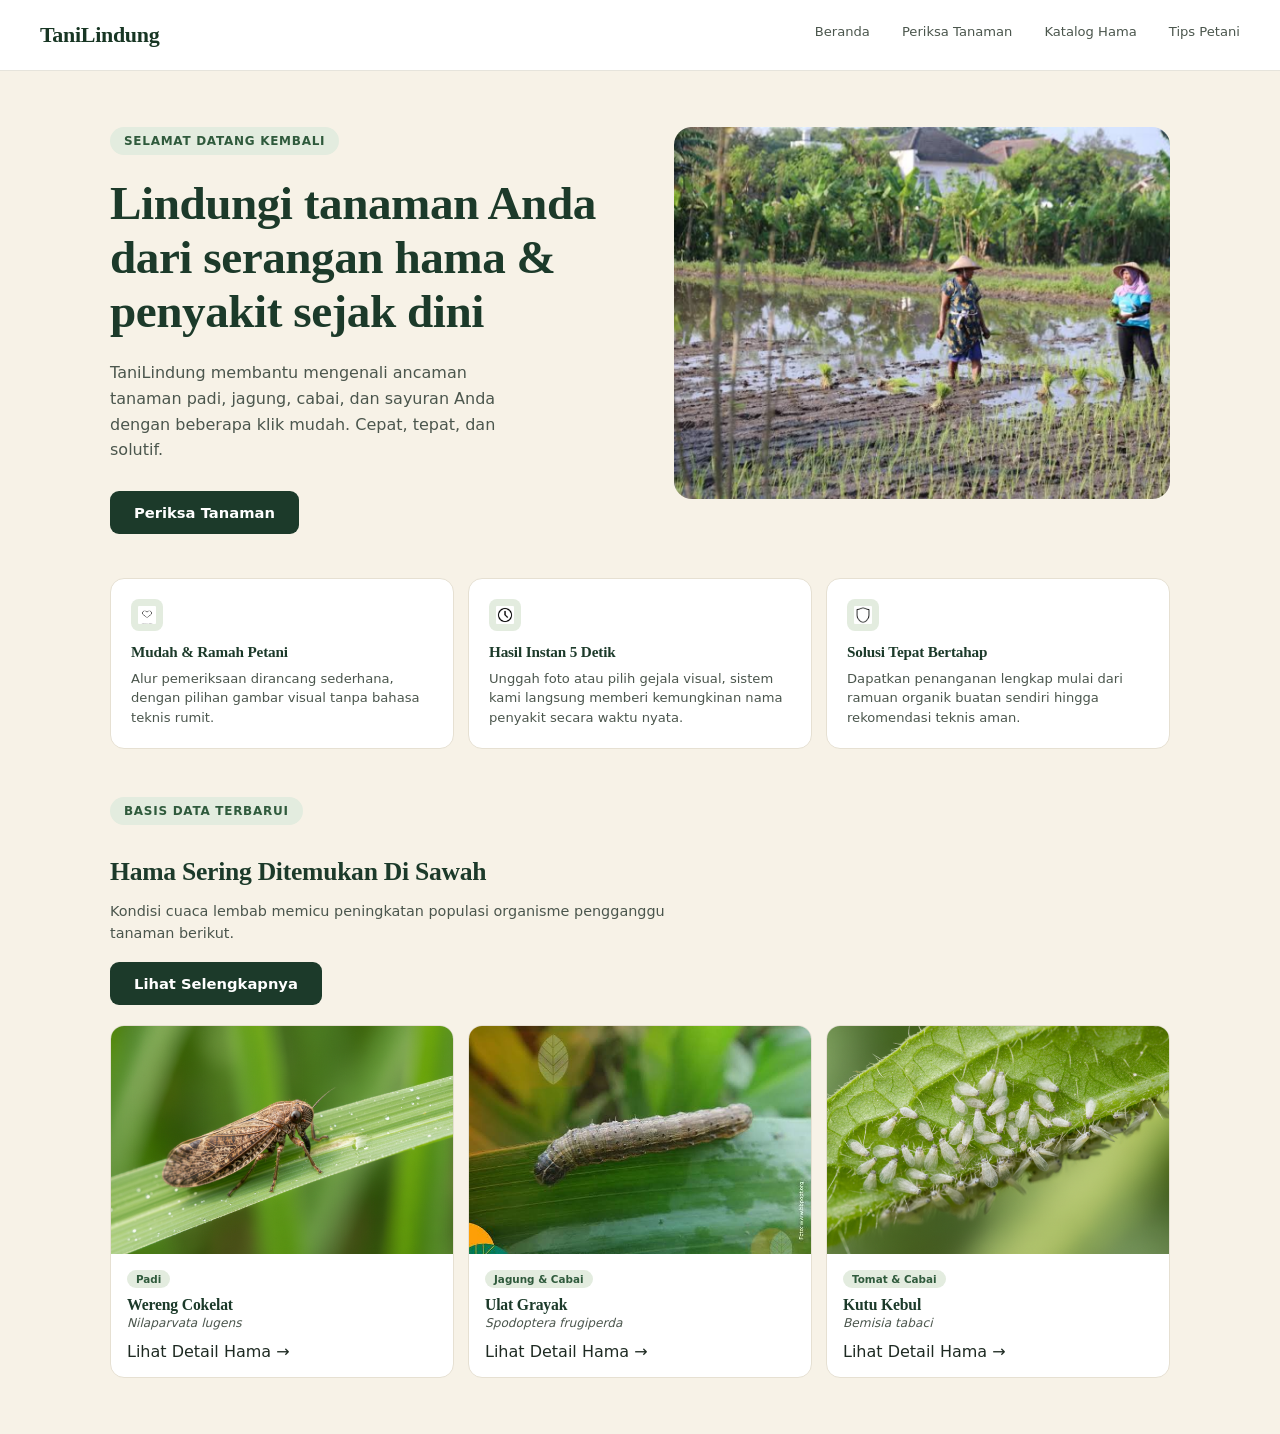
<file: index.html>
<!DOCTYPE html>
<html lang="id">
<head>
<meta charset="UTF-8">
<meta name="viewport" content="width=device-width, initial-scale=1.0">
<title>TaniLindung</title>
</head>
<body>
<link rel="stylesheet" href="beranda.css">
<header>
  <div class="logo">TaniLindung</div>
  <nav>
    <a href="index.html">Beranda</a>
    <a href="periksa tanaman.html">Periksa Tanaman</a>
    <a href="katalog hama.html">Katalog Hama</a>
    <a href="tips petani.html">Tips Petani</a>
  </nav>
</header>

<section class="hero">
  <div class="hero-text">
    <span class="eyebrow">SELAMAT DATANG KEMBALI</span>
    <h1>Lindungi tanaman Anda dari serangan hama &amp; penyakit sejak dini</h1>
    <p>TaniLindung membantu mengenali ancaman tanaman padi, jagung, cabai, dan sayuran Anda dengan beberapa klik mudah. Cepat, tepat, dan solutif.</p>
    <a href="periksa tanaman.html"><button>Periksa Tanaman</button></a>
  </div>
  <div class="hero-image">
    <img src="orang nanem padi.png">
  </div>
</section>

<section class="features">
  <div class="feature-card">
    <img src="hati.png">
    <h3>Mudah &amp; Ramah Petani</h3>
    <p>Alur pemeriksaan dirancang sederhana, dengan pilihan gambar visual tanpa bahasa teknis rumit.</p>
  </div>
  <div class="feature-card">
    <img src="jam.jpg">
    <h3>Hasil Instan 5 Detik</h3>
    <p>Unggah foto atau pilih gejala visual, sistem kami langsung memberi kemungkinan nama penyakit secara waktu nyata.</p>
  </div>
  <div class="feature-card">
    <img src="tameng.jpg">
    <h3>Solusi Tepat Bertahap</h3>
    <p>Dapatkan penanganan lengkap mulai dari ramuan organik buatan sendiri hingga rekomendasi teknis aman.</p>
  </div>
</section>

<section class="pests">
  <div class="pests-head">
    <span class="eyebrow">BASIS DATA TERBARUI</span>
    <h2>Hama Sering Ditemukan Di Sawah</h2>
    <p>Kondisi cuaca lembab memicu peningkatan populasi organisme pengganggu tanaman berikut.</p>
    <a href="katalog hama.html" ><button>Lihat Selengkapnya</button></a>
  </div>

  <div class="pest-grid">
    <div class="pest-card">
      <img src="wareng coklat.png">
      <div class="pest-body">
        <span class="pest-tag">Padi</span>
        <h3>Wereng Cokelat</h3>
        <span class="sci">Nilaparvata lugens</span>
        <a href="detail-hama.html?id=wereng_cokelat">Lihat Detail Hama &rarr;</a>
      </div>
    </div>

    <div class="pest-card">
      <img src="ulat.jpg">
      <div class="pest-body">
        <span class="pest-tag">Jagung &amp; Cabai</span>
        <h3>Ulat Grayak</h3>
        <span class="sci">Spodoptera frugiperda</span>
        <a href="detail-hama.html?id=ulat_grayak_jagung">Lihat Detail Hama &rarr;</a>
      </div>
    </div>

    <div class="pest-card">
      <img src="kutu kebul.png">
      <div class="pest-body">
        <span class="pest-tag">Tomat &amp; Cabai</span>
        <h3>Kutu Kebul</h3>
        <span class="sci">Bemisia tabaci</span>
        <a href="detail-hama.html?id=kutu_kebul">Lihat Detail Hama &rarr;</a>
      </div>
    </div>
  </div>
</section>

</body>
</html>
</file>
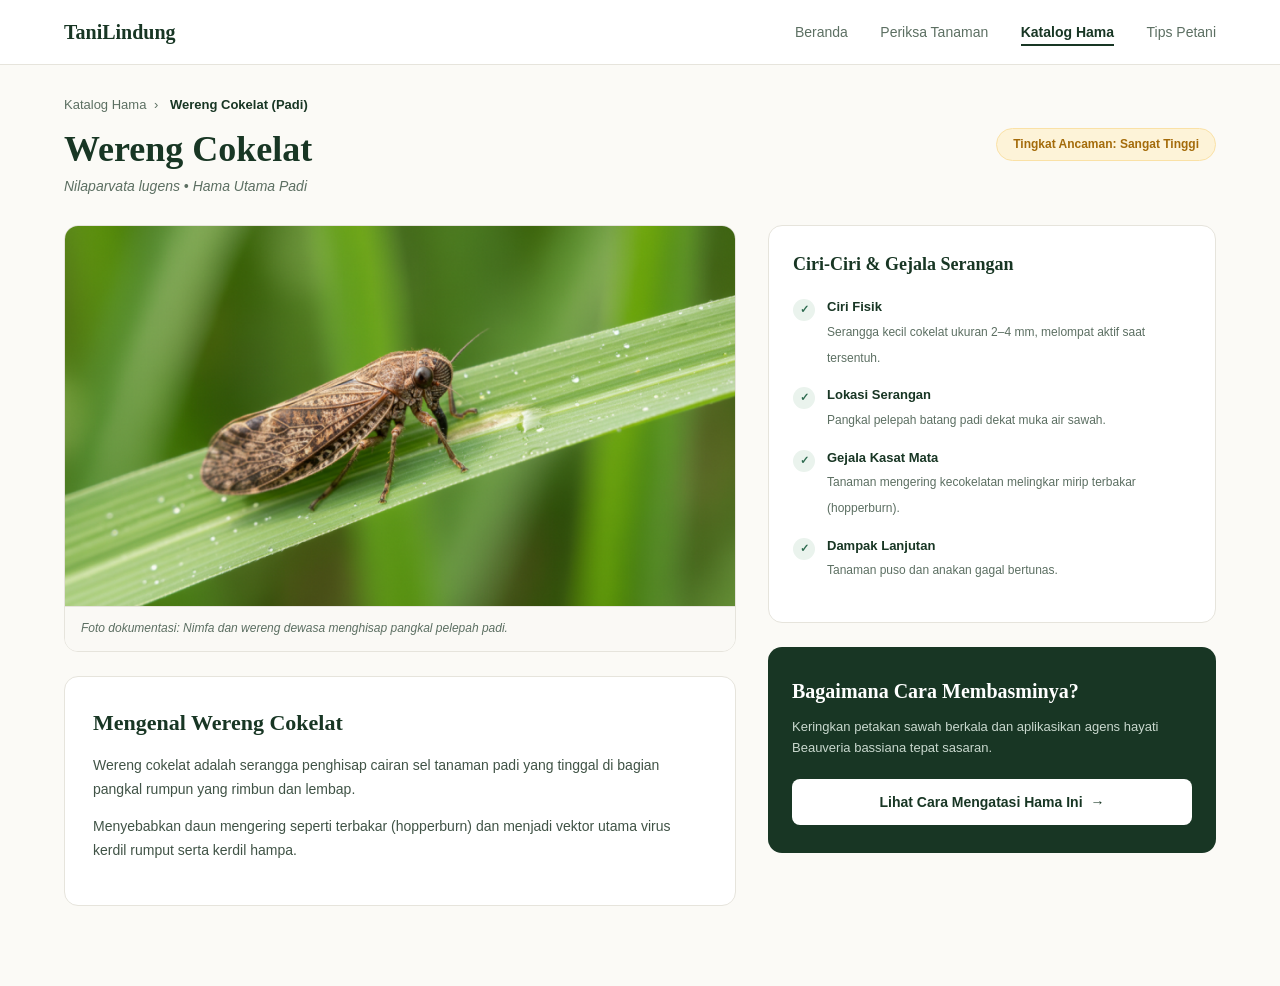
<file: detail-hama.html>
<!DOCTYPE html>
<html lang="id">
<head>
  <meta charset="UTF-8">
  <meta name="viewport" content="width=device-width, initial-scale=1.0">
  <title>Detail Hama - TaniLindung</title>
  <link rel="stylesheet" href="katalog.css">
</head>
<body>
  <header class="navbar-header">
    <div class="nav-container">
      <a href="index.html" class="nav-logo">TaniLindung</a>
      <nav class="nav-links">
        <a href="index.html">Beranda</a>
        <a href="periksa tanaman.html">Periksa Tanaman</a>
        <a href="katalog hama.html" class="active">Katalog Hama</a>
        <a href="tips petani.html">Tips Petani</a>
      </nav>
    </div>
  </header>

  <main class="detail-container">
        <div class="detail-top-bar">
      <nav class="breadcrumb">
        <a href="katalog hama.html">Katalog Hama</a>
        <span>&rsaquo;</span>
        <span id="crumbPestName" class="crumb-current">Wereng Cokelat (Padi)</span>
      </nav>
      <div class="header-action-row">
        <div>
          <h1 id="detPestName" class="detail-title">Wereng Cokelat</h1>
          <p id="detPestMeta" class="detail-meta">Nilaparvata lugens • Hama Utama Padi</p>
        </div>
        <span id="detThreatBadge" class="threat-badge">Tingkat Ancaman: Sangat Tinggi</span>
      </div>
    </div>

    <div class="detail-grid">
      <section class="left-col">
        <div class="featured-media-card">
          <img id="detPestImg" src="" alt="Foto Hama">
          <p id="detImgCaption" class="media-caption">Foto: Koloni nimfa dan dewasa berkumpul di tajuk tanaman yang lembap.</p>
        </div>

        <div class="content-narrative-card">
          <h2 id="detAboutTitle" class="section-title">Mengenal Wereng Cokelat</h2>
          <div id="detLongDesc" class="narrative-body">
          </div>
        </div>
      </section>

      <aside class="right-col">
        <div class="features-checklist-card">
          <h3 class="card-side-title">Ciri-Ciri & Gejala Serangan</h3>
          <ul id="detSymptomsList" class="checklist-items">
          </ul>
        </div>

        <div class="cta-solution-card">
          <h3 class="cta-title">Bagaimana Cara Membasminya?</h3>
          <p id="detSolutionSummary" class="cta-text">TaniLindung merekomendasikan solusi bertahap menggunakan agens hayati serta perbaikan sirkulasi pertanaman.</p>
          <a id="btnGoToSolution" href="solusi hama.html" class="cta-btn">
            Lihat Cara Mengatasi Hama Ini <span>&rarr;</span>
          </a>
        </div>
      </aside>
    </div>
  </main>

  <script src="detail hama.js"></script>
</body>
</html>
</file>
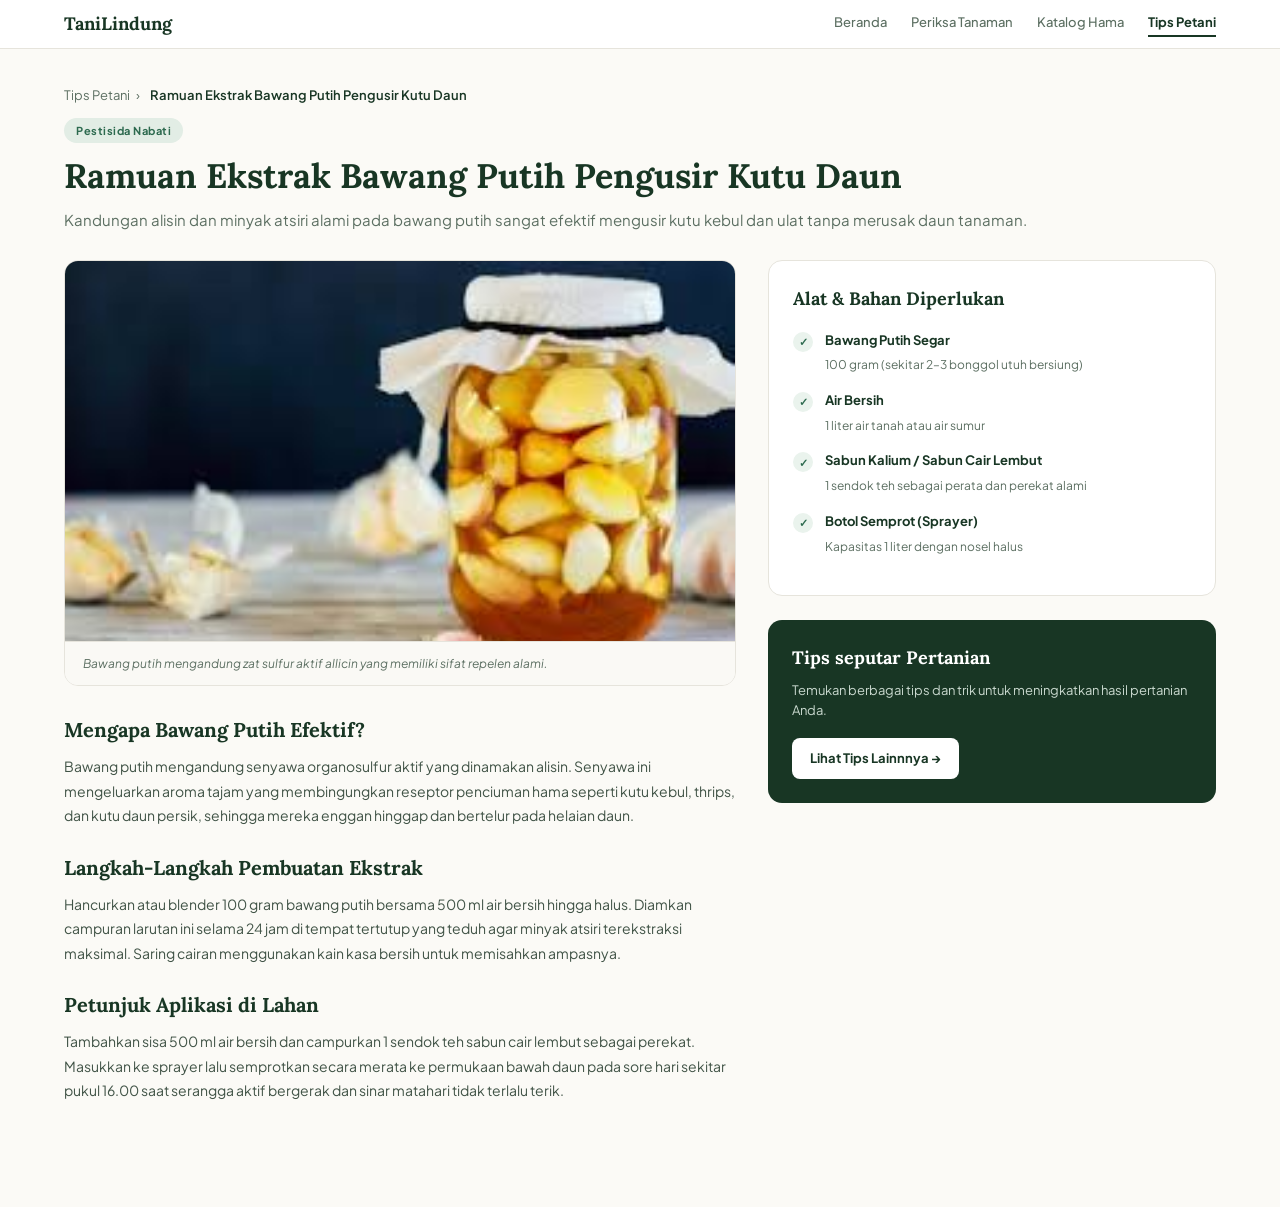
<file: detail-tips.html>
<!DOCTYPE html>
<html lang="id">
<head>
  <meta charset="UTF-8">
  <meta name="viewport" content="width=device-width, initial-scale=1.0">
  <title>Panduan Tips Petani - TaniLindung</title>
  <link rel="stylesheet" href="tips.css">
</head>
<body>

  <header>
    <div class="container">
      <div class="navbar">
        <a href="index.html" class="logo">TaniLindung</a>
        <ul class="nav-menu">
          <li><a href="index.html">Beranda</a></li>
          <li><a href="periksa tanaman.html">Periksa Tanaman</a></li>
          <li><a href="katalog hama.html">Katalog Hama</a></li>
          <li><a href="tips petani.html" class="active">Tips Petani</a></li>
        </ul>
      </div>
    </div>
  </header>

  <main class="article-container">
    <div class="article-top-bar">
      <nav class="breadcrumb">
        <a href="tips-petani.html">Tips Petani</a>
        <span>&rsaquo;</span>
        <span id="crumbArticleTitle" class="crumb-current">Detail Panduan</span>
      </nav>
      <div class="article-meta-header">
        <span id="articleCategoryBadge" class="badge-pill">Kategori</span>
      </div>
      <h1 id="articleTitle" class="article-heading">Judul Panduan</h1>
      <p id="articleSubtitle" class="article-lead">Ringkasan pengantar panduan.</p>
    </div>

    <div class="article-grid">
      <article class="article-main-body">
        <div class="featured-image-box">
          <img id="articleImage" src="" alt="Foto Panduan">
          <p id="articleImageCaption" class="media-caption">Dokumentasi panduan pertanian ramah lingkungan.</p>
        </div>

        <div id="articleBodyContent" class="article-text-wrapper"></div>
      </article>

      <aside class="article-sidebar">
        <div class="sidebar-box">
          <h3 class="sidebar-title">Alat & Bahan Diperlukan</h3>
          <ul id="articleMaterialsList" class="checklist-items"></ul>
        </div>

        <div class="sidebar-cta-card">
          <h3 class="sidebar-cta-title">Tips seputar Pertanian</h3>
          <p class="sidebar-cta-desc">Temukan berbagai tips dan trik untuk meningkatkan hasil pertanian Anda.</p>
          <a href="tips petani.html" class="sidebar-cta-btn">Lihat Tips Lainnnya &rarr;</a>
        </div>
      </aside>
    </div>
  </main>

  <script src="detail tips.js"></script>
</body>
</html>
</file>
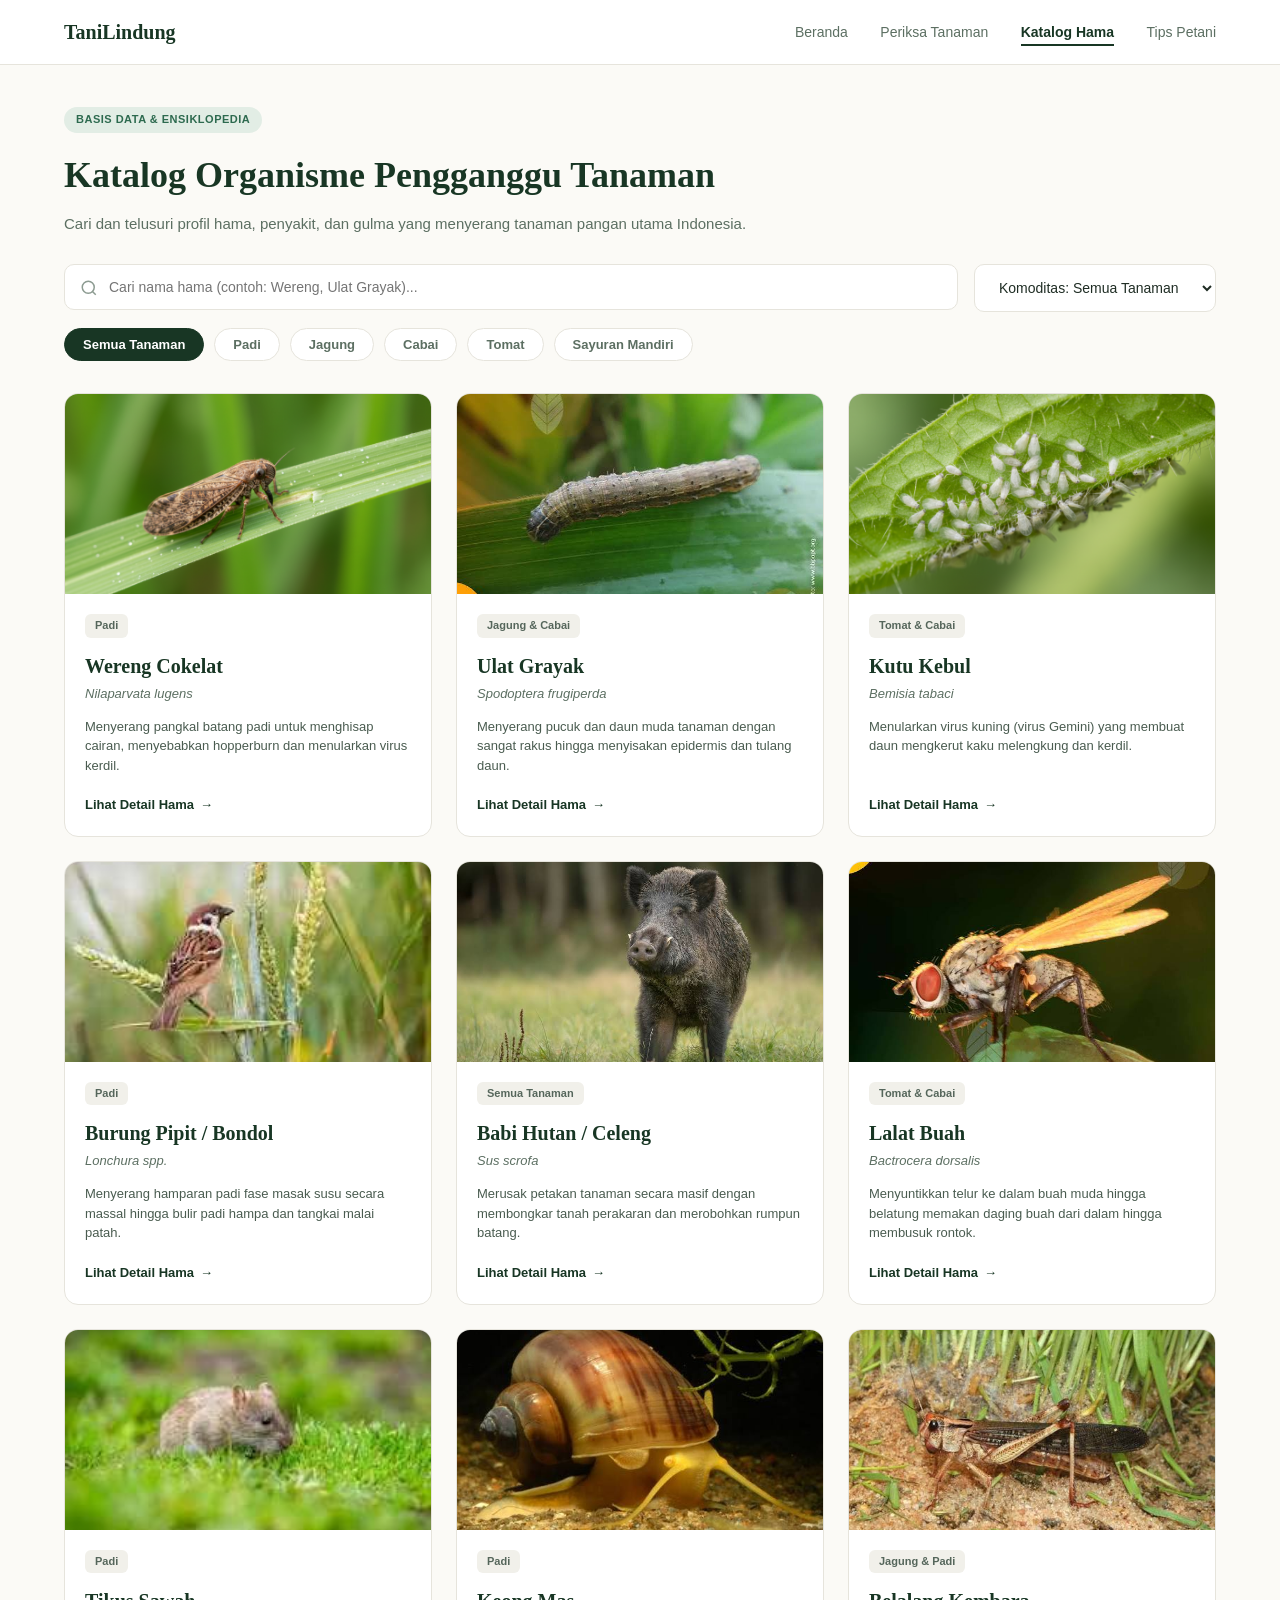
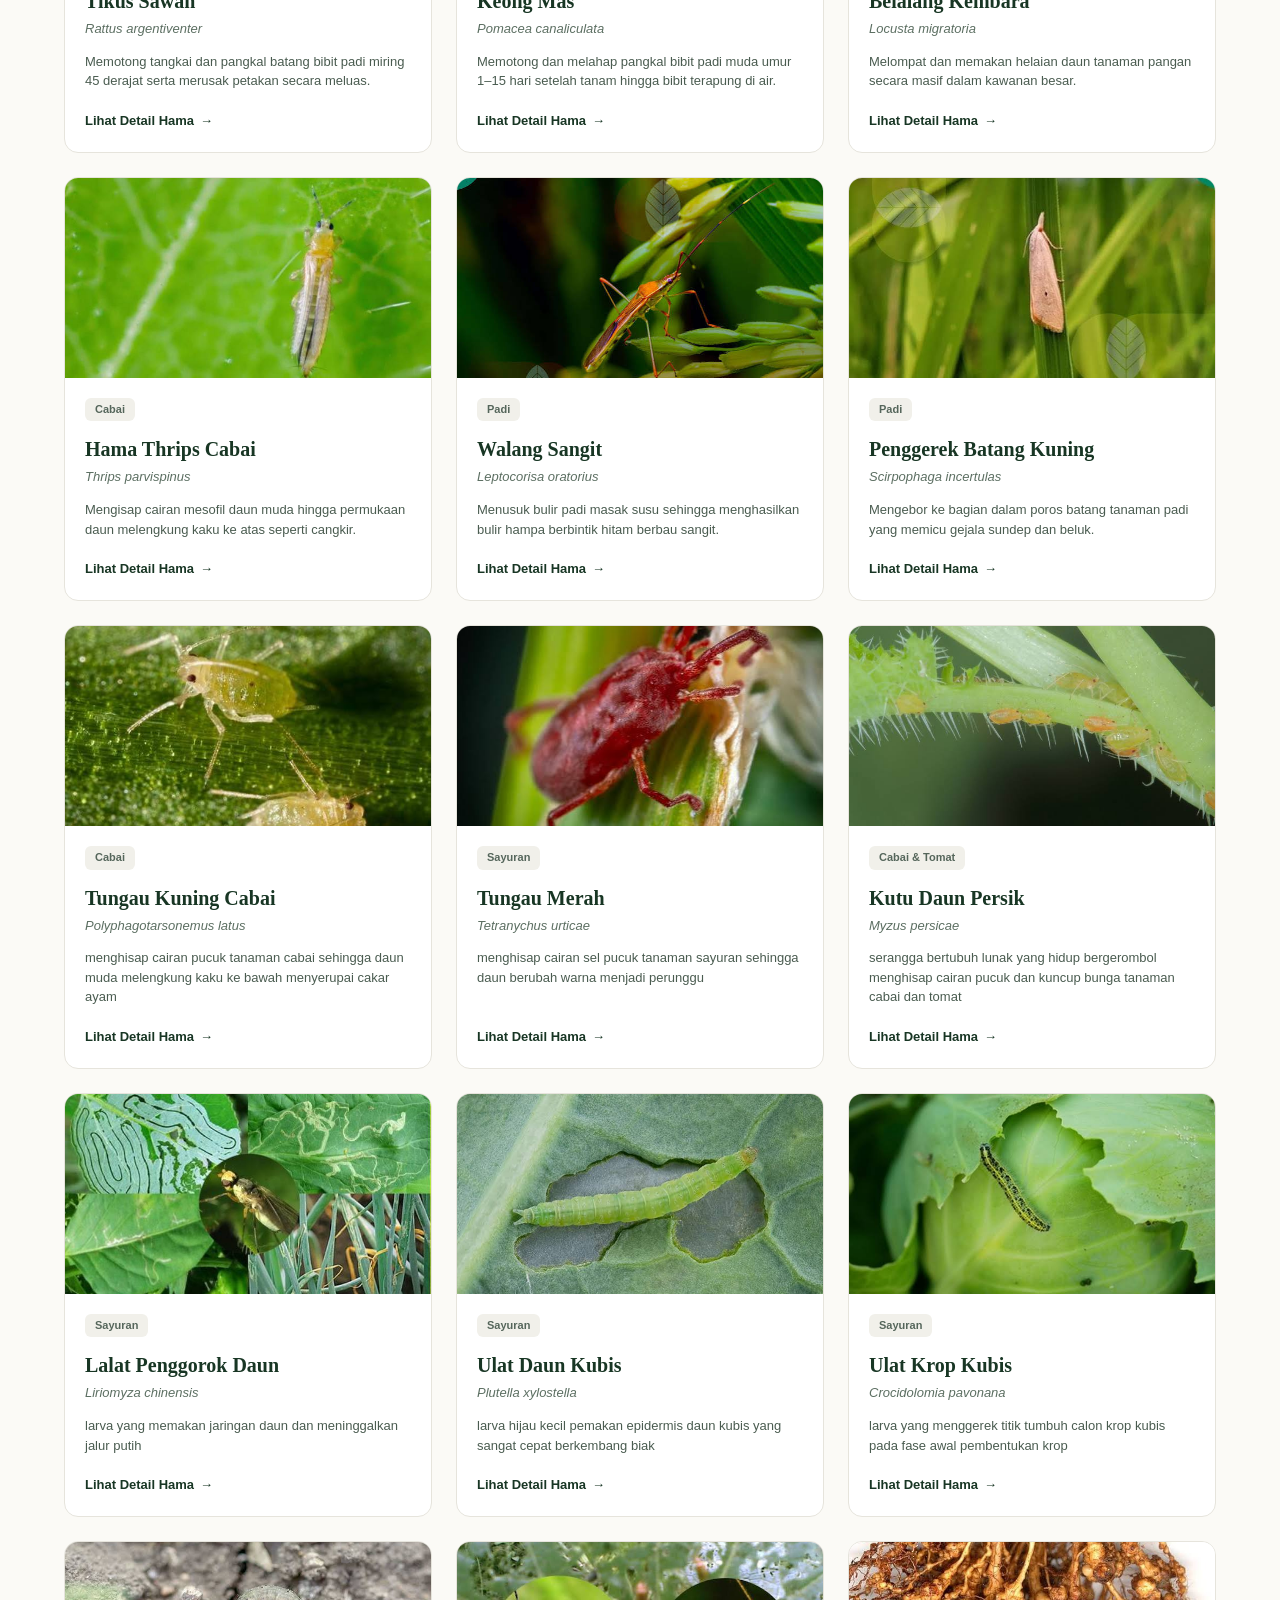
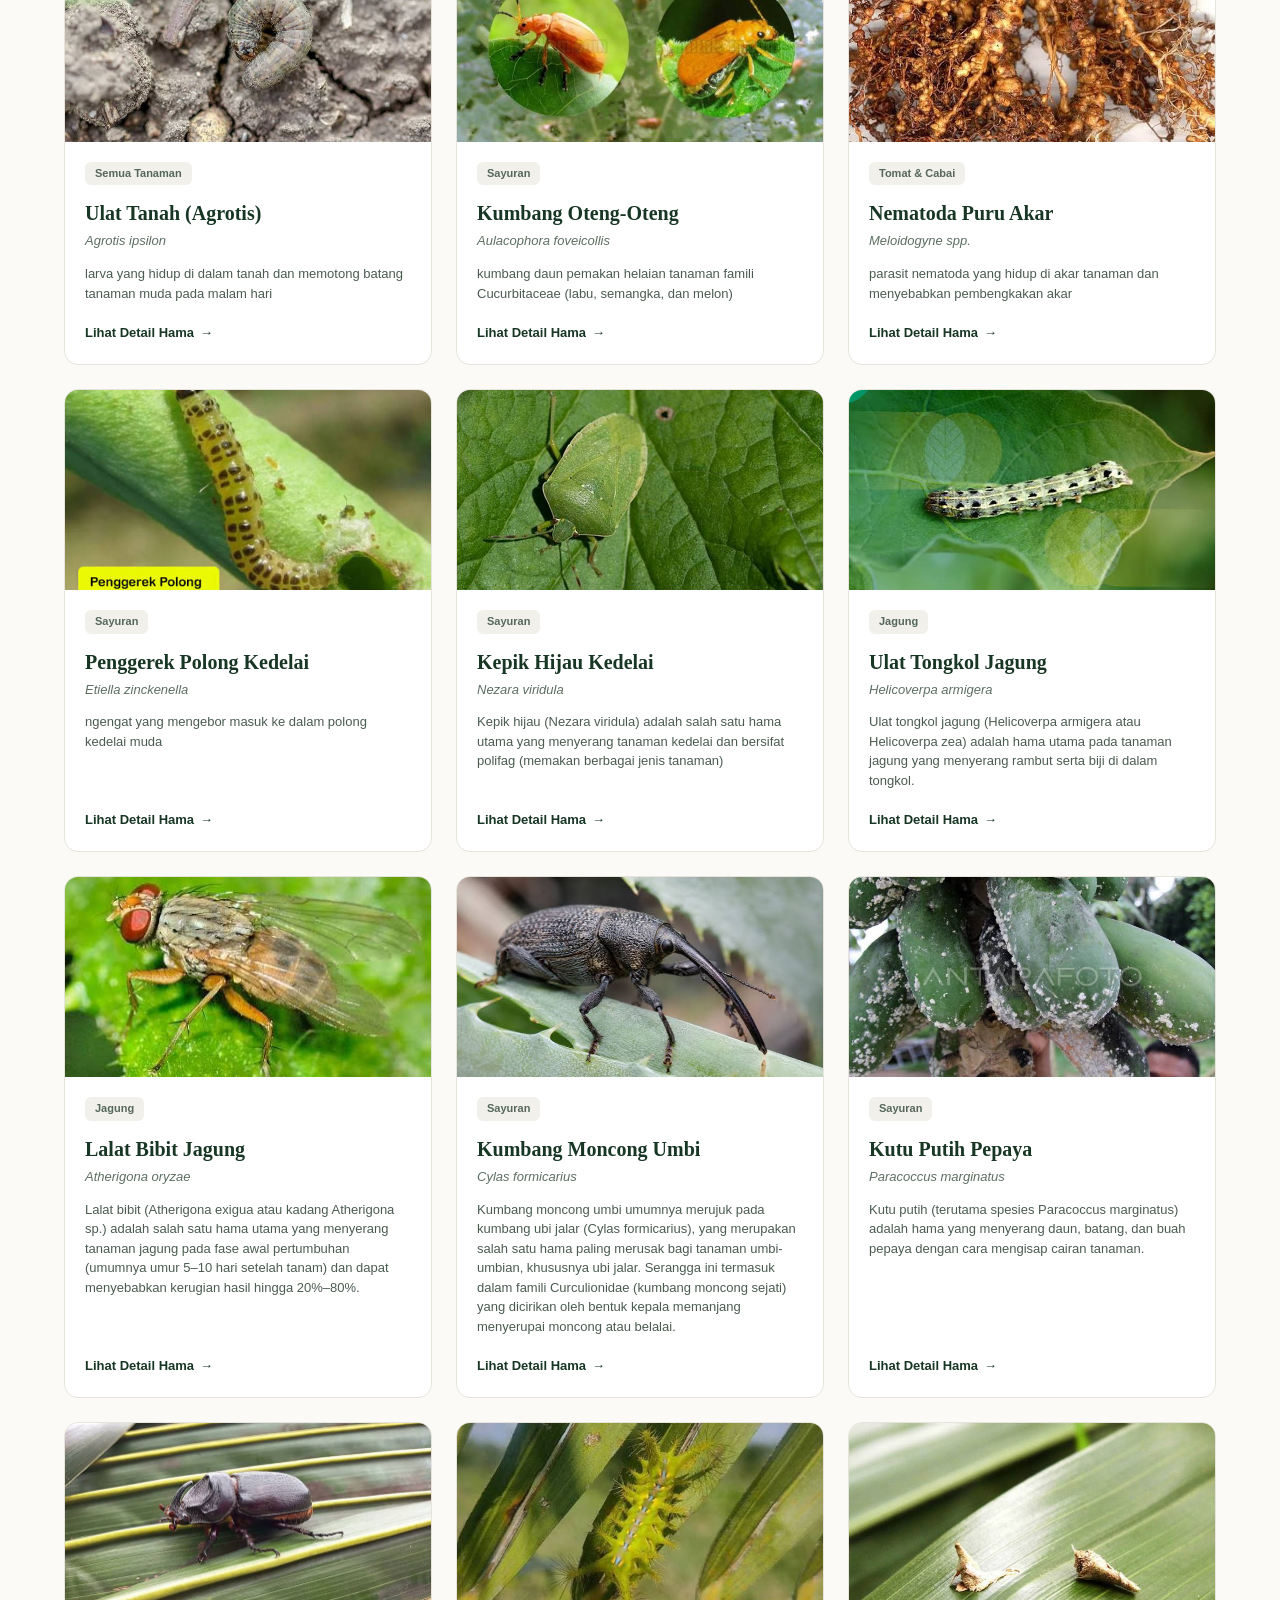
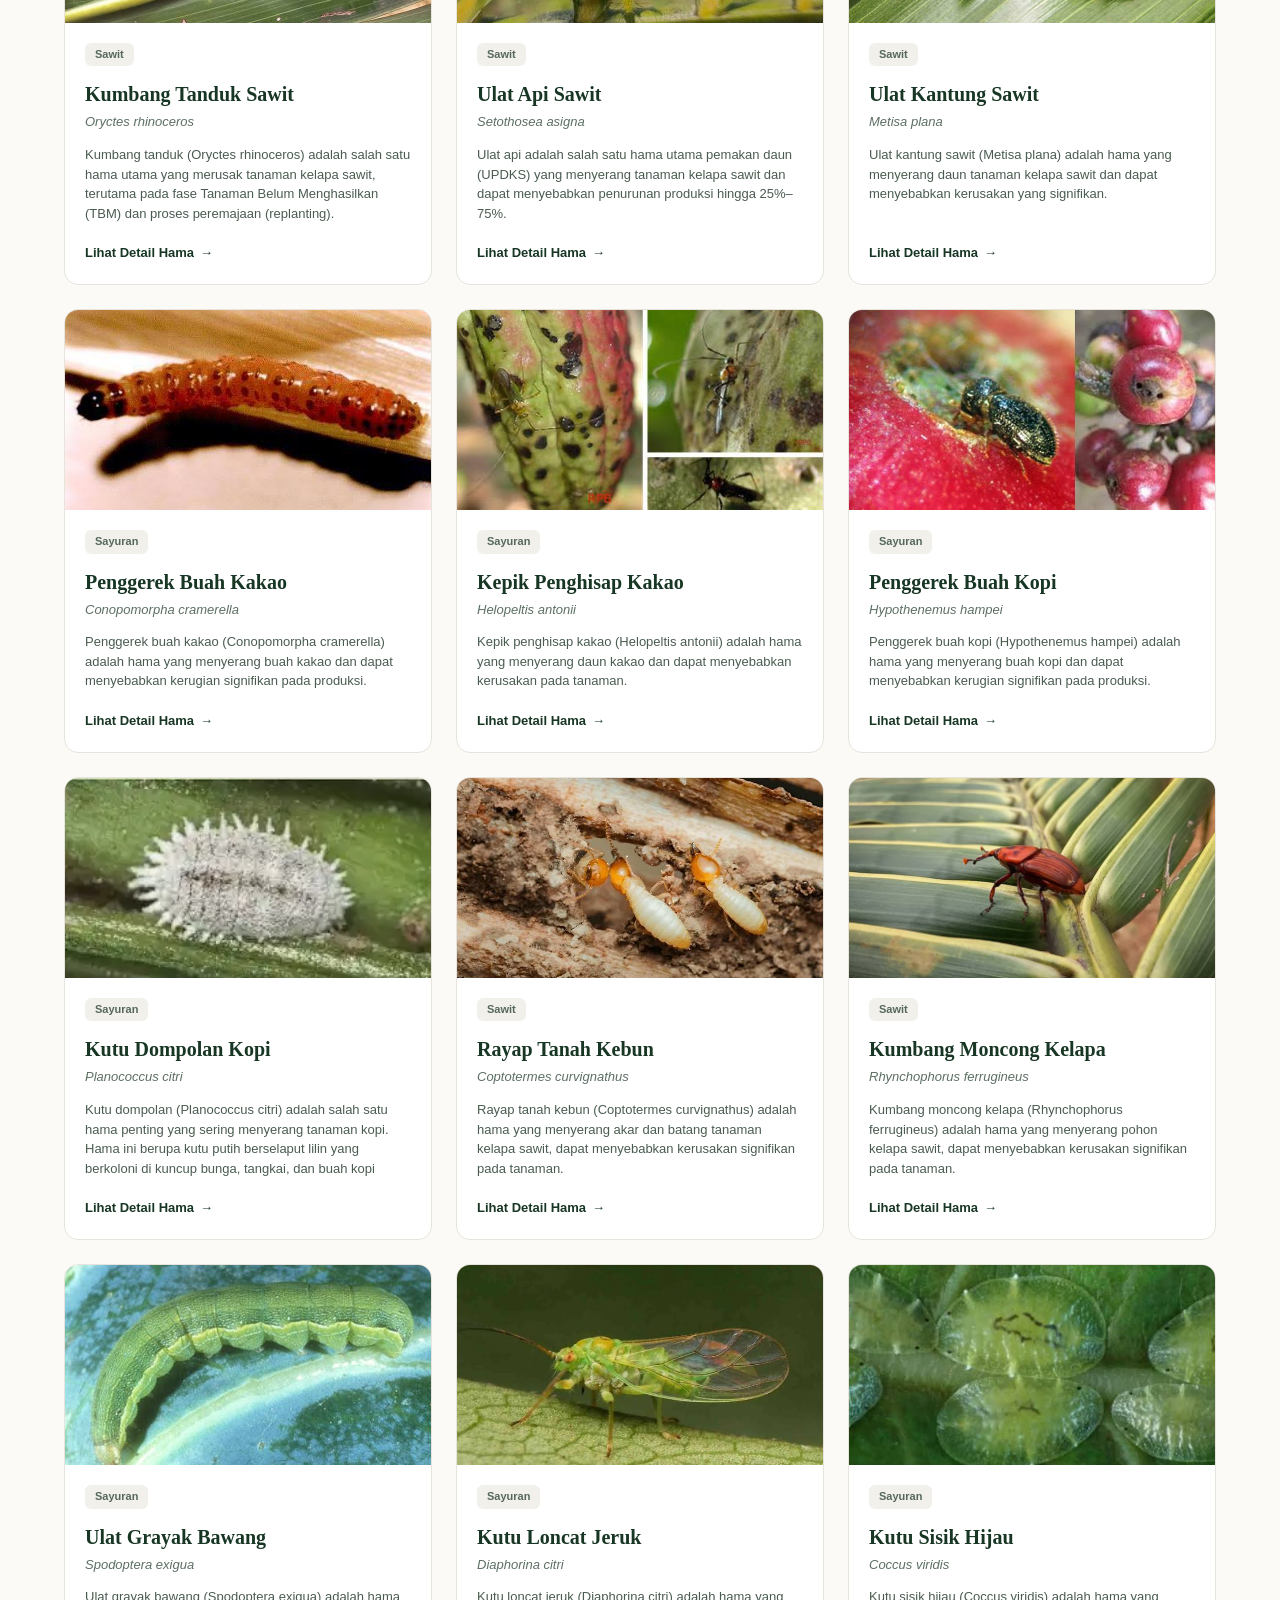
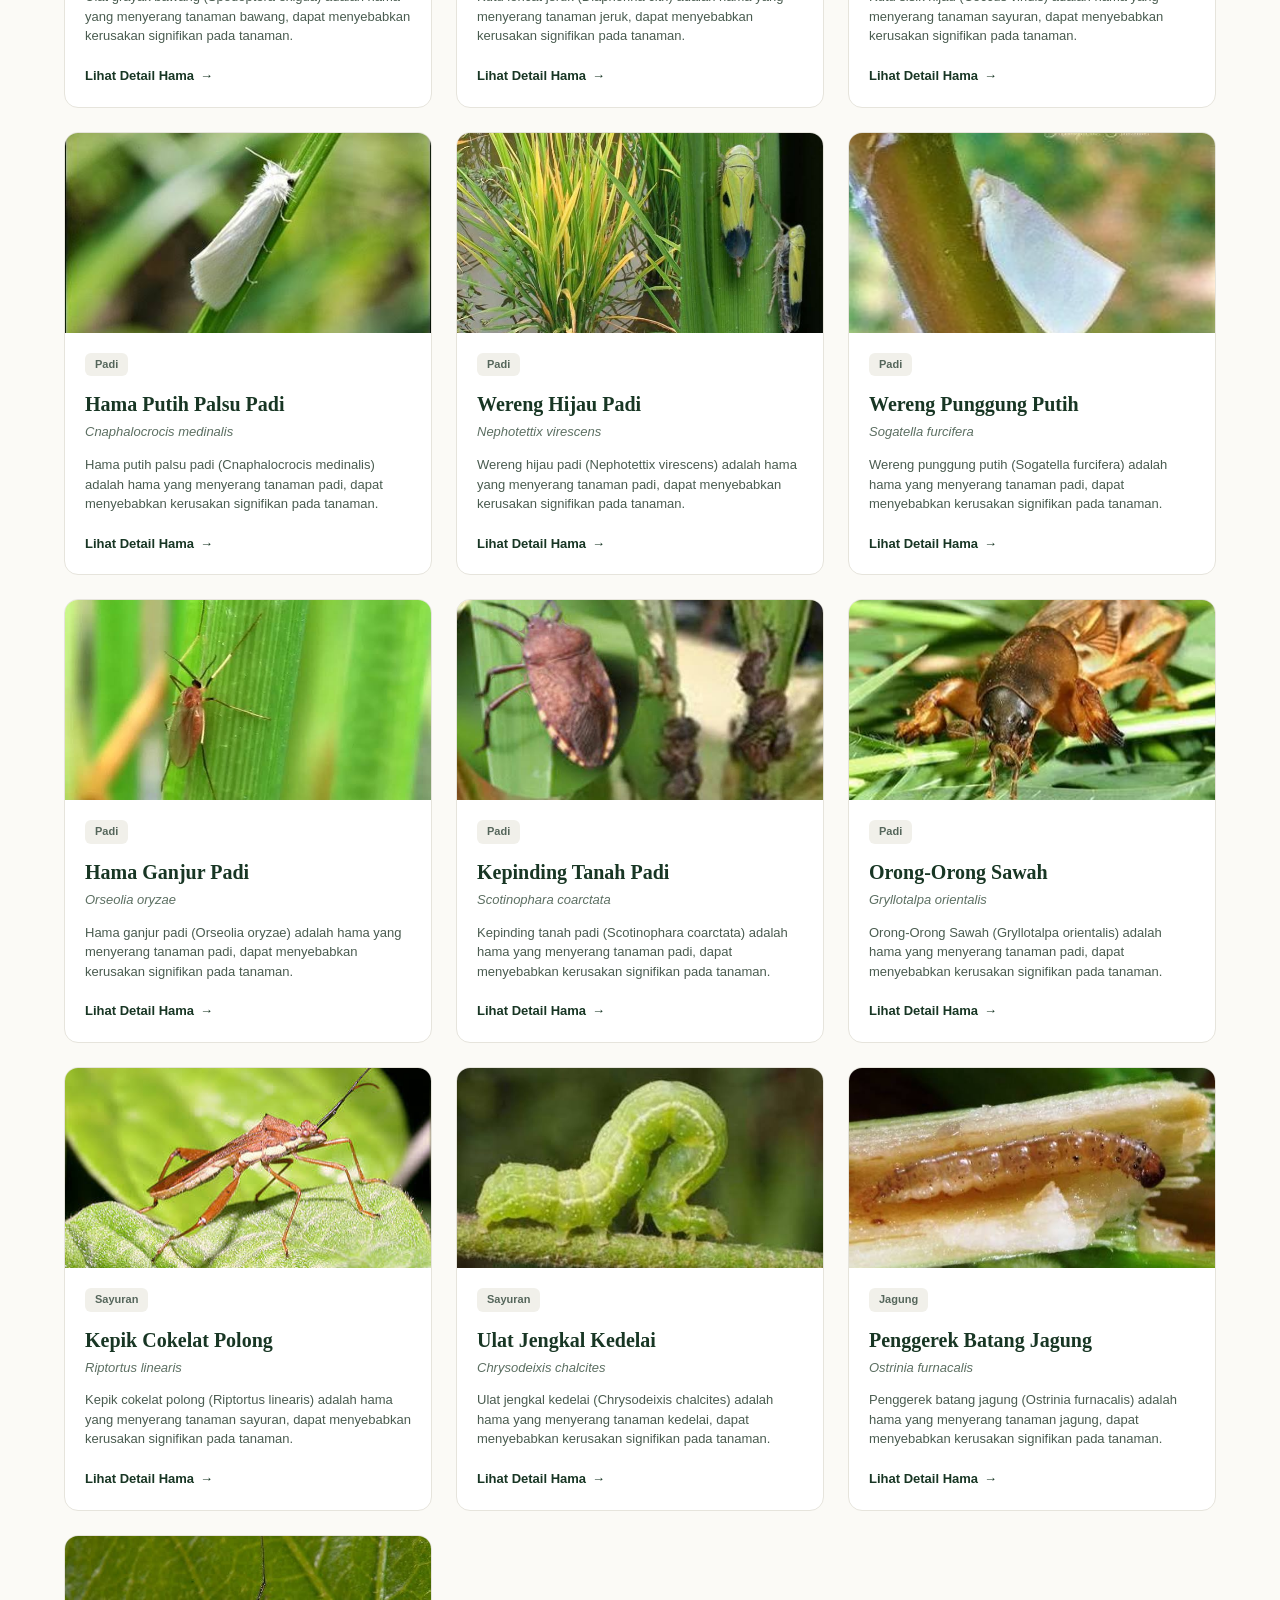
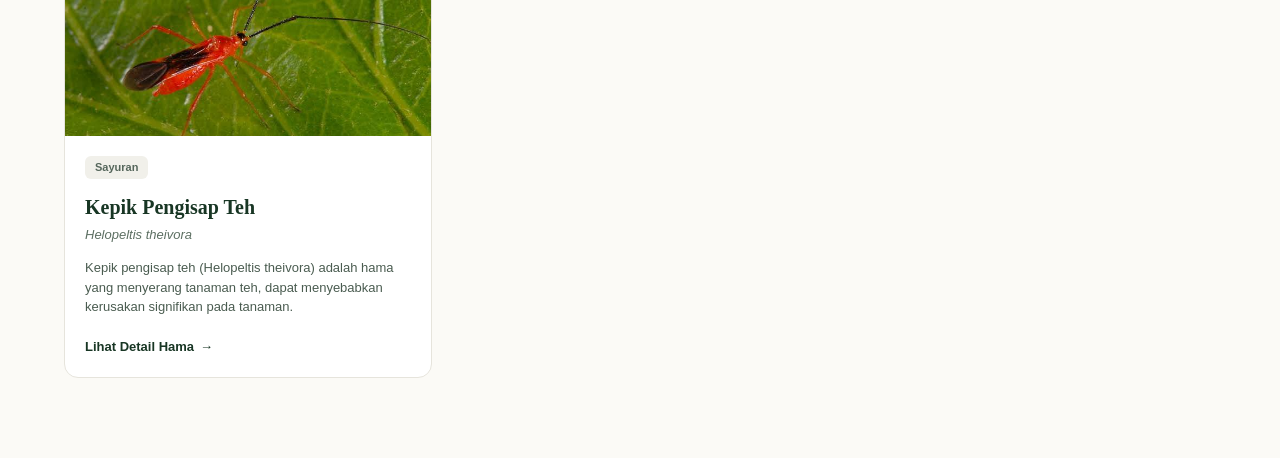
<file: katalog hama.html>
<!DOCTYPE html>
<html lang="id">
<head>
  <meta charset="UTF-8">
  <meta name="viewport" content="width=device-width, initial-scale=1.0">
  <title>Katalog Organisme Pengganggu Tanaman - TaniLindung</title>
  <link rel="stylesheet" href="katalog.css">
</head>
<body>
  <header class="navbar-header">
    <div class="nav-container">
      <a href="index.html" class="nav-logo">TaniLindung</a>
      <nav class="nav-links">
        <a href="index.html">Beranda</a>
        <a href="periksa tanaman.html">Periksa Tanaman</a>
        <a href="katalog hama.html" class="active">Katalog Hama</a>
        <a href="tips petani.html">Tips Petani</a>
      </nav>
    </div>
  </header>

  <main class="catalog-container">
    <div class="catalog-header">
      <span class="badge-pill">BASIS DATA & ENSIKLOPEDIA</span>
      <h1 class="catalog-title">Katalog Organisme Pengganggu Tanaman</h1>
      <p class="catalog-subtitle">Cari dan telusuri profil hama, penyakit, dan gulma yang menyerang tanaman pangan utama Indonesia.</p>
    </div>

    <div class="filter-wrapper">
      <div class="search-input-group">
        <svg class="search-icon" width="18" height="18" viewBox="0 0 24 24" fill="none" stroke="currentColor" stroke-width="2">
          <circle cx="11" cy="11" r="8"></circle>
          <line x1="21" y1="21" x2="16.65" y2="16.65"></line>
        </svg>
        <input type="text" id="searchInput" placeholder="Cari nama hama (contoh: Wereng, Ulat Grayak)...">
      </div>

      <div class="dropdown-filter">
        <select id="commoditySelect">
          <option value="all">Komoditas: Semua Tanaman</option>
          <option value="padi">Padi</option>
          <option value="jagung">Jagung</option>
          <option value="cabai">Cabai</option>
          <option value="tomat">Tomat</option>
          <option value="sawit">Kelapa Sawit</option>
        </select>
      </div>
    </div>

    <div class="category-tags">
      <button class="tag-btn active" data-cat="all">Semua Tanaman</button>
      <button class="tag-btn" data-cat="padi">Padi</button>
      <button class="tag-btn" data-cat="jagung">Jagung</button>
      <button class="tag-btn" data-cat="cabai">Cabai</button>
      <button class="tag-btn" data-cat="tomat">Tomat</button>
      <button class="tag-btn" data-cat="sayuran">Sayuran Mandiri</button>
    </div>

    <section class="pest-grid" id="pestGridContainer">
    </section>
  </main>

  <script src="katalog.js"></script>
</body>
</html>
</file>
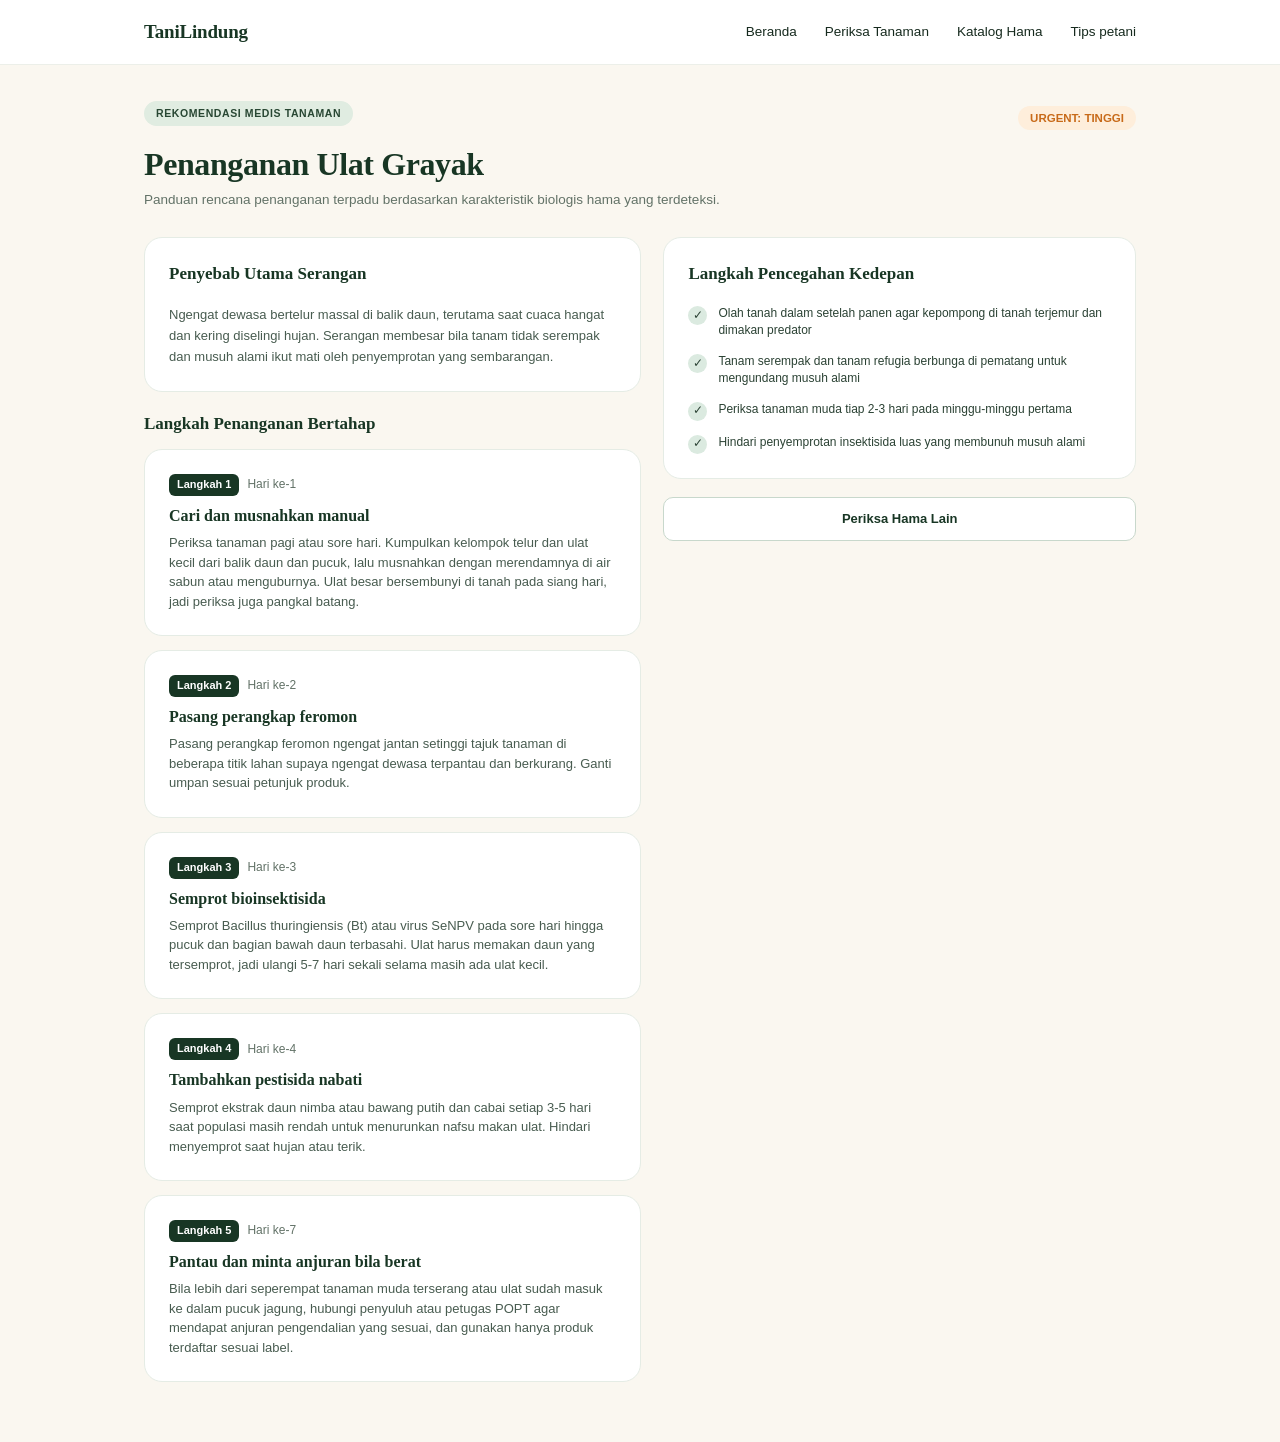
<file: solusi-hama.html>
<!DOCTYPE html>
<html lang="id">
<head>
  <meta charset="UTF-8">
  <meta name="viewport" content="width=device-width, initial-scale=1.0, maximum-scale=1.0, user-scalable=no">
  <title>Solusi Penanganan Hama - TaniLindung</title>
  <link rel="stylesheet" href="periksa dan hasil.css">
</head>
<body>
  <header>
    <div class="container">
      <nav class="navbar">
        <a href="index.html" class="logo">TaniLindung</a>
        <ul class="nav-menu">
          <li><a href="index.html">Beranda</a></li>
          <li><a href="periksa tanaman.html">Periksa Tanaman</a></li>
          <li><a href="katalog hama.html">Katalog Hama</a></li>
          <li><a href="tips petani.html">Tips petani</a></li>
        </ul>
      </nav>
    </div>
  </header>

  <main class="main-content">
    <div class="container">

      <div class="page-heading">
        <div style="display: flex; justify-content: space-between; align-items: center; margin-bottom: 8px;">
          <span class="badge-diagnosa">Rekomendasi Medis Tanaman</span>
          <span class="badge-accuracy" id="solusiUrgencyBadge">URGENT: TINGGI</span>
        </div>
        <h1 class="page-title" id="solusiPestTitle">Penanganan Hama Terdeteksi</h1>
        <p class="page-desc">Panduan rencana penanganan terpadu berdasarkan karakteristik biologis hama yang terdeteksi.</p>
      </div>

      <div class="layout-grid">

        <div style="display: flex; flex-direction: column; gap: 20px;">
          
          <div class="card-box">
            <h3 class="section-title">Penyebab Utama Serangan</h3>
            <p id="solusiCauseText" style="font-size: 13px; color: #485c50; line-height: 1.6;">
              Menganalisis faktor pemicu serangan hama di lapangan...
            </p>
          </div>

          <div>
            <h3 class="section-title" style="margin-bottom: 12px;">Langkah Penanganan Bertahap</h3>
            <div id="solusiStepsContainer" style="display: flex; flex-direction: column; gap: 14px;">
            </div>
          </div>

        </div>

        <div class="right-column">
          
          <div class="card-box" style="margin-bottom: 18px;">
            <h3 class="section-title">Langkah Pencegahan Kedepan</h3>
            <ul class="symptom-match-list" id="solusiPreventionList">
            </ul>
          </div>

          <div style="display: flex; flex-direction: column; gap: 10px;">
            <a href="katalog hama.html" class="btn-solusi" style="background: #ffffff; border: 1.5px solid #c8d8cc; color: #183624;">
              Periksa Hama Lain
            </a>
          </div>

        </div>

      </div>

    </div>
  </main>

  <script src="periksa dan hasil.js"></script>
</body>
</html>
</file>
<file: beranda.css>
* {
  box-sizing: border-box;
}

html, body {
  margin: 0;
  padding: 0;
}

body {
  background: #f7f2e7;
  color: #1e2a22;
  font-family: 'Inter', system-ui, -apple-system, sans-serif;
  -webkit-font-smoothing: antialiased;
}

h1, h2, h3 {
  font-family: 'Fraunces', Georgia, serif;
  color: #1c3a2a;
  margin: 0;
  letter-spacing: -0.01em;
}

a {
  text-decoration: none;
  color: inherit;
}

img {
  max-width: 100%;
  display: block;
}

button {
  font-family: inherit;
}

header {
  padding: 22px 40px;
  border-bottom: 1px solid #e6e0d2;
  background: #ffffff;
  display: flex;
  align-items: center;
  justify-content: space-between;
}

.logo {
  font-family: 'Fraunces', serif;
  font-weight: 600;
  font-size: 1rem;
  color: #1c3a2a;
}

nav {
  display: flex;
  gap: 32px;
}

nav a {
  font-size: 0.82rem;
  color: #4b564d;
  font-weight: 500;
  padding-bottom: 6px;
  border-bottom: 2px solid transparent;
  transition: color 0.15s ease;
}

nav a:hover {
  color: #1c3a2a;
}

nav a.active {
  color: #1c3a2a;
  border-bottom-color: #1c3a2a;
}

.eyebrow {
  display: inline-block;
  background: #e3ecdf;
  color: #2f5a3c;
  font-size: 0.75rem;
  font-weight: 600;
  letter-spacing: 0.06em;
  padding: 7px 14px;
  border-radius: 999px;
  margin-bottom: 22px;
}

.hero {
  display: grid;
  grid-template-columns: 1.05fr 1fr;
  gap: 44px;
  align-items: start;
  padding: 56px 40px 44px;
  max-width: 1140px;
  margin: 0 auto;
}

.hero h1 {
  font-size: 2.95rem;
  line-height: 1.14;
  font-weight: 600;
  margin-bottom: 22px;
  max-width: 560px;
}

.hero p {
  font-size: 1rem;
  line-height: 1.6;
  color: #4b564d;
  max-width: 430px;
  margin-bottom: 28px;
}

.hero-image img {
  border-radius: 18px;
  width: 100%;
  aspect-ratio: 4 / 3;
  object-fit: cover;
}

button {
  display: inline-flex;
  align-items: center;
  gap: 8px;
  background: #1c3a2a;
  color: #fff;
  font-weight: 600;
  font-size: 0.92rem;
  padding: 13px 24px;
  border-radius: 9px;
  border: none;
  cursor: pointer;
  transition: background 0.15s ease;
}

button:hover {
  background: #254a35;
}

button:focus-visible {
  outline: 3px solid #2f5a3c;
  outline-offset: 2px;
}

.features {
  display: grid;
  grid-template-columns: repeat(3, 1fr);
  gap: 14px;
  max-width: 1140px;
  margin: 0 auto;
  padding: 0 40px 48px;
}

.feature-card {
  background: #ffffff;
  border-radius: 14px;
  padding: 20px 20px;
  border: 1px solid #e6e0d2;
}

.feature-card img {
  width: 32px;
  height: 32px;
  background: #e3ecdf;
  border-radius: 8px;
  padding: 7px;
  margin-bottom: 12px;
}

.feature-card h3 {
  font-size: 0.95rem;
  font-weight: 600;
  margin-bottom: 8px;
}

.feature-card p {
  font-size: 0.82rem;
  line-height: 1.5;
  color: #4b564d;
  margin: 0;
}

.pests {
  max-width: 1140px;
  margin: 0 auto;
  padding: 0 40px 56px;
}

.pests-head {
  max-width: 580px;
  margin-bottom: 20px;
}

.pests-head h2 {
  font-size: 1.6rem;
  font-weight: 600;
  margin: 10px 0 10px;
}

.pests-head p {
  font-size: 0.9rem;
  color: #4b564d;
  line-height: 1.5;
  margin-bottom: 18px;
}

.pest-grid {
  display: grid;
  grid-template-columns: repeat(3, 1fr);
  gap: 14px;
  margin-top: 20px;
}

.pest-card {
  background: #ffffff;
  border-radius: 14px;
  overflow: hidden;
  border: 1px solid #e6e0d2;
}

.pest-card img {
  width: 100%;
  min-width: 0;
  aspect-ratio: 3 / 2;
  object-fit: cover;
}

.pest-body {
  padding: 14px 16px 16px;
  display: block;
}

.pest-tag {
  display: inline-block;
  align-self: unset;
  background: #e3ecdf;
  color: #2f5a3c;
  font-size: 0.65rem;
  font-weight: 600;
  padding: 3px 9px;
  border-radius: 999px;
  margin-bottom: 8px;
}

.pest-body h3 {
  font-size: 0.98rem;
  font-weight: 600;
  margin-bottom: 2px;
}

.pest-body .sci {
  font-style: italic;
  color: #4b564d;
  font-size: 0.76rem;
  display: block;
  margin-bottom: 12px;
}

.pest-link {
  display: flex;
  align-items: center;
  justify-content: space-between;
  padding-top: 10px;
  border-top: 1px solid #e6e0d2;
  font-weight: 600;
  font-size: 0.78rem;
  color: #1e2a22;
}

.pest-link::after {
  content: "→";
  font-weight: 600;
}

@media (max-width: 900px) {
  .hero {
    grid-template-columns: 1fr;
  }

  .hero h1 {
    font-size: 2.2rem;
    max-width: none;
  }

  .features {
    grid-template-columns: 1fr;
  }

  .pest-grid {
    grid-template-columns: 1fr;
  }

  nav {
    gap: 22px;
    flex-wrap: wrap;
  }

  header {
    flex-direction: column;
    gap: 16px;
    align-items: flex-start;
  }
}

header {
  background-color: #ffffff;
  border-bottom: 1px solid #e6e4dc;
  position: sticky;
  top: 0;
  z-index: 1000;
  width: 100%;
}

header .container {
  max-width: 1200px;
  margin: 0 auto;
  padding: 0 24px;
}

.navbar {
  display: flex;
  justify-content: space-between;
  align-items: center;
  padding: 18px 0;
}

.logo {
  font-family: 'Lora', Georgia, serif;
  font-size: 22px;
  font-weight: 700;
  color: #183624;
  text-decoration: none;
  letter-spacing: -0.3px;
}

.nav-menu {
  display: flex;
  align-items: center;
  gap: 32px;
  list-style: none;
  margin: 0;
  padding: 0;
}

.nav-menu li {
  margin: 0;
  padding: 0;
}

.nav-menu a {
  text-decoration: none;
  font-family: 'Plus Jakarta Sans', sans-serif;
  font-size: 14px;
  font-weight: 500;
  color: #5c6f62;
  padding-bottom: 6px;
  border-bottom: 2.5px solid transparent;
  display: inline-block;
  transition: color 0.2s ease, border-color 0.2s ease;
}

.nav-menu a:hover {
  color: #183624;
  font-weight: 600;
  border-bottom: 2.5px solid #183624;
}

.nav-menu a.active {
  color: #183624;
  font-weight: 700;
  border-bottom: 2.5px solid #183624;
}
</file>
<file: katalog.css>
:root {
  --bg-main: #fbfaf6;
  --color-primary: #183624;
  --color-primary-light: #2d6a4f;
  --color-accent-badge: #e2ede5;
  --color-text-dark: #1f2d24;
  --color-text-muted: #5c6f62;
  --color-card-bg: #ffffff;
  --color-border: #e6e4dc;
  --radius-card: 14px;
}

* {
  margin: 0;
  padding: 0;
  box-sizing: border-box;
}

body {
  font-family: 'Plus Jakarta Sans', sans-serif;
  background-color: var(--bg-main);
  color: var(--color-text-dark);
  line-height: 1.6;
}

/* NAVBAR */
.navbar-header {
  background-color: #ffffff;
  border-bottom: 1px solid var(--color-border);
  position: sticky;
  top: 0;
  z-index: 100;
}
.nav-container {
  max-width: 1200px;
  margin: 0 auto;
  padding: 16px 24px;
  display: flex;
  justify-content: space-between;
  align-items: center;
}
.nav-logo {
  font-family: 'Lora', serif;
  font-size: 20px;
  font-weight: 700;
  color: var(--color-primary);
  text-decoration: none;
}
.nav-links a {
  margin-left: 28px;
  text-decoration: none;
  font-size: 14px;
  font-weight: 500;
  color: var(--color-text-muted);
  transition: color 0.2s ease;
}
.nav-links a:hover,
.nav-links a.active {
  color: var(--color-primary);
  font-weight: 700;
  border-bottom: 2px solid var(--color-primary);
  padding-bottom: 4px;
}

/* KATALOG CONTAINER */
.catalog-container {
  max-width: 1200px;
  margin: 0 auto;
  padding: 40px 24px 80px;
}
.badge-pill {
  display: inline-block;
  background: var(--color-accent-badge);
  color: var(--color-primary-light);
  font-size: 11px;
  font-weight: 700;
  letter-spacing: 0.5px;
  padding: 4px 12px;
  border-radius: 20px;
  margin-bottom: 14px;
}
.catalog-title {
  font-family: 'Lora', serif;
  font-size: 36px;
  color: var(--color-primary);
  margin-bottom: 8px;
}
.catalog-subtitle {
  font-size: 15px;
  color: var(--color-text-muted);
  margin-bottom: 28px;
}

/* SEARCH & FILTER BAR */
.filter-wrapper {
  display: flex;
  gap: 16px;
  margin-bottom: 16px;
}
.search-input-group {
  position: relative;
  flex: 1;
}
.search-icon {
  position: absolute;
  left: 16px;
  top: 50%;
  transform: translateY(-50%);
  color: #8c9b91;
}
.search-input-group input {
  width: 100%;
  padding: 14px 16px 14px 44px;
  background: #ffffff;
  border: 1px solid var(--color-border);
  border-radius: 10px;
  font-size: 14px;
  outline: none;
}
.dropdown-filter select {
  padding: 14px 20px;
  background: #ffffff;
  border: 1px solid var(--color-border);
  border-radius: 10px;
  font-size: 14px;
  font-weight: 500;
  color: var(--color-text-dark);
  cursor: pointer;
}

/* TAGS */
.category-tags {
  display: flex;
  gap: 10px;
  flex-wrap: wrap;
  margin-bottom: 32px;
}
.tag-btn {
  background: #ffffff;
  border: 1px solid var(--color-border);
  padding: 8px 18px;
  border-radius: 20px;
  font-size: 13px;
  font-weight: 600;
  color: var(--color-text-muted);
  cursor: pointer;
  transition: all 0.2s ease;
}
.tag-btn.active {
  background: var(--color-primary);
  color: #ffffff;
  border-color: var(--color-primary);
}

/* GRID KARTU */
.pest-grid {
  display: grid;
  grid-template-columns: repeat(auto-fill, minmax(340px, 1fr));
  gap: 24px;
}
.pest-card {
  background: var(--color-card-bg);
  border: 1px solid var(--color-border);
  border-radius: var(--radius-card);
  overflow: hidden;
  display: flex;
  flex-direction: column;
  transition: transform 0.2s ease, box-shadow 0.2s ease;
}
.pest-card:hover {
  transform: translateY(-4px);
  box-shadow: 0 10px 24px rgba(24, 54, 36, 0.08);
}
.card-img-wrapper {
  height: 200px;
  overflow: hidden;
  background: #e9ecef;
}
.card-img-wrapper img {
  width: 100%;
  height: 100%;
  object-fit: cover;
}
.card-content {
  padding: 20px;
  display: flex;
  flex-direction: column;
  flex: 1;
}
.card-tag {
  display: inline-block;
  align-self: flex-start;
  background: #f1f0ea;
  color: #55665b;
  font-size: 11px;
  font-weight: 700;
  padding: 3px 10px;
  border-radius: 6px;
  margin-bottom: 12px;
}
.card-name {
  font-family: 'Lora', serif;
  font-size: 20px;
  color: var(--color-primary);
  margin-bottom: 2px;
}
.card-latin {
  font-size: 13px;
  font-style: italic;
  color: var(--color-text-muted);
  margin-bottom: 12px;
}
.card-desc {
  font-size: 13px;
  color: #4a5c50;
  line-height: 1.5;
  margin-bottom: 20px;
  flex: 1;
}
.card-link {
  text-decoration: none;
  font-size: 13px;
  font-weight: 700;
  color: var(--color-primary);
  display: flex;
  align-items: center;
  gap: 6px;
}

/* ==========================================================================
   DETAIL HAMA STYLING
   ========================================================================== */
.detail-container {
  max-width: 1200px;
  margin: 0 auto;
  padding: 30px 24px 80px;
}
.breadcrumb {
  font-size: 13px;
  color: var(--color-text-muted);
  margin-bottom: 12px;
}
.breadcrumb a {
  color: var(--color-text-muted);
  text-decoration: none;
}
.breadcrumb span {
  margin: 0 4px;
}
.crumb-current {
  font-weight: 600;
  color: var(--color-primary);
}
.header-action-row {
  display: flex;
  justify-content: space-between;
  align-items: flex-start;
  margin-bottom: 28px;
}
.detail-title {
  font-family: 'Lora', serif;
  font-size: 36px;
  color: var(--color-primary);
  line-height: 1.2;
}
.detail-meta {
  font-size: 14px;
  font-style: italic;
  color: var(--color-text-muted);
  margin-top: 4px;
}
.threat-badge {
  background: #fdf3d8;
  color: #a46b0a;
  border: 1px solid #fae1a6;
  font-size: 12px;
  font-weight: 700;
  padding: 6px 16px;
  border-radius: 20px;
}

/* GRID DETAIL 2 KOLOM */
.detail-grid {
  display: grid;
  grid-template-columns: 1.8fr 1.2fr;
  gap: 32px;
}
.featured-media-card {
  background: #ffffff;
  border: 1px solid var(--color-border);
  border-radius: var(--radius-card);
  overflow: hidden;
  margin-bottom: 24px;
}
.featured-media-card img {
  width: 100%;
  height: 380px;
  object-fit: cover;
  display: block;
}
.media-caption {
  padding: 12px 16px;
  font-size: 12px;
  font-style: italic;
  color: var(--color-text-muted);
  background: #faf9f5;
  border-top: 1px solid var(--color-border);
}

.content-narrative-card {
  background: #ffffff;
  border: 1px solid var(--color-border);
  border-radius: var(--radius-card);
  padding: 28px;
}
.section-title {
  font-family: 'Lora', serif;
  font-size: 22px;
  color: var(--color-primary);
  margin-bottom: 14px;
}
.narrative-body p {
  font-size: 14px;
  color: #405346;
  line-height: 1.7;
  margin-bottom: 14px;
}

/* SIDEBAR KOLOM KANAN */
.features-checklist-card {
  background: #ffffff;
  border: 1px solid var(--color-border);
  border-radius: var(--radius-card);
  padding: 24px;
  margin-bottom: 24px;
}
.card-side-title {
  font-family: 'Lora', serif;
  font-size: 18px;
  color: var(--color-primary);
  margin-bottom: 18px;
}
.checklist-items {
  list-style: none;
}
.check-item {
  display: flex;
  align-items: flex-start;
  gap: 12px;
  margin-bottom: 16px;
}
.check-icon-box {
  background: #eaf3ed;
  color: var(--color-primary-light);
  font-weight: 800;
  width: 22px;
  height: 22px;
  border-radius: 50%;
  display: flex;
  align-items: center;
  justify-content: center;
  font-size: 11px;
  flex-shrink: 0;
  margin-top: 2px;
}
.check-text-box strong {
  display: block;
  font-size: 13px;
  color: var(--color-primary);
}
.check-text-box span {
  font-size: 12px;
  color: var(--color-text-muted);
  line-height: 1.4;
}

/* CTA SOLUSI CARD */
.cta-solution-card {
  background: var(--color-primary);
  color: #ffffff;
  border-radius: var(--radius-card);
  padding: 28px 24px;
}
.cta-title {
  font-family: 'Lora', serif;
  font-size: 20px;
  margin-bottom: 10px;
}
.cta-text {
  font-size: 13px;
  color: #c9d8ce;
  line-height: 1.6;
  margin-bottom: 20px;
}
.cta-btn {
  display: flex;
  align-items: center;
  justify-content: center;
  gap: 8px;
  background: #ffffff;
  color: var(--color-primary);
  text-decoration: none;
  font-size: 14px;
  font-weight: 700;
  padding: 12px 20px;
  border-radius: 8px;
  transition: background 0.2s ease;
}
.cta-btn:hover {
  background: #eaf3ed;
}

@media (max-width: 900px) {
  .detail-grid {
    grid-template-columns: 1fr;
  }
  .header-action-row {
    flex-direction: column;
    gap: 12px;
  }
}
</file>
<file: tips.css>
@import url('https://fonts.googleapis.com/css2?family=Lora:ital,wght@0,500;0,600;0,700;1,400&family=Plus+Jakarta+Sans:wght@400;500;600;700&display=swap');

:root {
  --bg-main: #fbfaf6;
  --color-primary: #183624;
  --color-primary-light: #2d6a4f;
  --color-accent-badge: #e2ede5;
  --color-text-dark: #1f2d24;
  --color-text-muted: #5c6f62;
  --color-card-bg: #ffffff;
  --color-border: #e6e4dc;
  --radius-card: 14px;
}

* {
  margin: 0;
  padding: 0;
  box-sizing: border-box;
}

body {
  font-family: 'Plus Jakarta Sans', sans-serif;
  background-color: var(--bg-main);
  color: var(--color-text-dark);
  line-height: 1.6;
}

header {
  background-color: #ffffff;
  border-bottom: 1px solid #e6e4dc;
  position: sticky;
  top: 0;
  z-index: 1000;
  width: 100%;
}

header .container {
  max-width: 1200px;
  margin: 0 auto;
  padding: 0 24px;
}

.navbar {
  display: flex;
  justify-content: space-between;
  align-items: center;
  padding: 10px 0;
  min-height: 48px;
}

.logo {
  font-family: 'Lora', Georgia, serif;
  font-size: 18px;
  font-weight: 700;
  color: #183624;
  text-decoration: none;
  line-height: 1;
}

.nav-menu {
  display: flex;
  align-items: center;
  gap: 24px;
  list-style: none;
  margin: 0;
  padding: 0;
}

.nav-menu li {
  margin: 0;
  padding: 0;
  display: flex;
  align-items: center;
}

.nav-menu a {
  text-decoration: none;
  font-family: 'Plus Jakarta Sans', sans-serif;
  font-size: 13px;
  font-weight: 500;
  color: #5c6f62;
  padding: 4px 0;
  border-bottom: 2px solid transparent;
  display: inline-block;
  line-height: 1.2;
  transition: all 0.2s ease;
}

.nav-menu a:hover {
  color: #183624;
  font-weight: 600;
  border-bottom: 2px solid #183624;
}

.nav-menu a.active {
  color: #183624;
  font-weight: 700;
  border-bottom: 2px solid #183624;
}

.tips-container,
.article-container {
  max-width: 1200px;
  margin: 0 auto;
  padding: 36px 24px 80px;
}

.badge-pill {
  display: inline-block;
  background: var(--color-accent-badge);
  color: var(--color-primary-light);
  font-size: 11px;
  font-weight: 700;
  letter-spacing: 0.5px;
  padding: 4px 12px;
  border-radius: 20px;
  margin-bottom: 12px;
}

.tips-title {
  font-family: 'Lora', Georgia, serif;
  font-size: 34px;
  color: var(--color-primary);
  margin-bottom: 8px;
}

.tips-subtitle {
  font-size: 14px;
  color: var(--color-text-muted);
  margin-bottom: 24px;
}

.category-tags {
  display: flex;
  gap: 10px;
  flex-wrap: wrap;
  margin-bottom: 32px;
}

.tag-btn {
  background: #ffffff;
  border: 1px solid var(--color-border);
  padding: 8px 18px;
  border-radius: 20px;
  font-size: 13px;
  font-weight: 600;
  color: var(--color-text-muted);
  cursor: pointer;
  transition: all 0.2s ease;
}

.tag-btn:hover {
  border-color: var(--color-primary-light);
  color: var(--color-primary);
}

.tag-btn.active {
  background: var(--color-primary);
  color: #ffffff;
  border-color: var(--color-primary);
}

.tips-grid {
  display: grid;
  grid-template-columns: repeat(auto-fill, minmax(340px, 1fr));
  gap: 24px;
}

.tip-card {
  background: var(--color-card-bg);
  border: 1px solid var(--color-border);
  border-radius: var(--radius-card);
  overflow: hidden;
  display: flex;
  flex-direction: column;
  transition: transform 0.2s ease, box-shadow 0.2s ease;
}

.tip-card:hover {
  transform: translateY(-4px);
  box-shadow: 0 10px 24px rgba(24, 54, 36, 0.08);
}

.tip-card-img {
  height: 200px;
  overflow: hidden;
  background: #e9ecef;
}

.tip-card-img img {
  width: 100%;
  height: 100%;
  object-fit: cover;
  display: block;
}

.tip-card-content {
  padding: 20px;
  display: flex;
  flex-direction: column;
  flex: 1;
}

.tip-meta {
  display: flex;
  align-items: center;
  gap: 8px;
  margin-bottom: 10px;
}

.tip-badge {
  background: #f1f0ea;
  color: #55665b;
  font-size: 11px;
  font-weight: 700;
  padding: 3px 8px;
  border-radius: 4px;
}

.tip-read-time {
  font-size: 12px;
  color: #8c9b91;
}

.tip-title {
  font-family: 'Lora', Georgia, serif;
  font-size: 18px;
  color: var(--color-primary);
  margin-bottom: 8px;
  line-height: 1.35;
}

.tip-desc {
  font-size: 13px;
  color: #4a5c50;
  line-height: 1.5;
  margin-bottom: 20px;
  flex: 1;
}

.tip-link {
  text-decoration: none;
  font-size: 13px;
  font-weight: 700;
  color: var(--color-primary);
  display: inline-flex;
  align-items: center;
  gap: 6px;
  transition: gap 0.2s ease;
}

.tip-link:hover {
  gap: 10px;
}

.breadcrumb {
  font-size: 13px;
  color: var(--color-text-muted);
  margin-bottom: 12px;
}

.breadcrumb a {
  color: var(--color-text-muted);
  text-decoration: none;
}

.breadcrumb span {
  margin: 0 4px;
}

.crumb-current {
  font-weight: 600;
  color: var(--color-primary);
}

.article-top-bar {
  margin-bottom: 28px;
}

.article-meta-header {
  display: flex;
  align-items: center;
  gap: 10px;
}

.article-read-meta {
  font-size: 12px;
  color: #738478;
  margin-bottom: 12px;
}

.article-heading {
  font-family: 'Lora', Georgia, serif;
  font-size: 34px;
  color: var(--color-primary);
  line-height: 1.25;
  margin-bottom: 10px;
}

.article-lead {
  font-size: 15px;
  color: var(--color-text-muted);
  line-height: 1.6;
}

.article-grid {
  display: grid;
  grid-template-columns: 1.8fr 1.2fr;
  gap: 32px;
}

.featured-image-box {
  background: #ffffff;
  border: 1px solid var(--color-border);
  border-radius: var(--radius-card);
  overflow: hidden;
  margin-bottom: 28px;
}

.featured-image-box img {
  width: 100%;
  height: 380px;
  object-fit: cover;
  display: block;
}

.media-caption {
  padding: 12px 18px;
  font-size: 12px;
  font-style: italic;
  color: var(--color-text-muted);
  background: #faf9f5;
  border-top: 1px solid var(--color-border);
}

.content-section {
  margin-bottom: 24px;
}

.content-heading {
  font-family: 'Lora', Georgia, serif;
  font-size: 20px;
  color: var(--color-primary);
  margin-bottom: 8px;
}

.content-paragraph {
  font-size: 14px;
  color: #405346;
  line-height: 1.75;
}

.sidebar-box {
  background: #ffffff;
  border: 1px solid var(--color-border);
  border-radius: var(--radius-card);
  padding: 24px;
  margin-bottom: 24px;
}

.sidebar-title {
  font-family: 'Lora', Georgia, serif;
  font-size: 18px;
  color: var(--color-primary);
  margin-bottom: 16px;
}

.checklist-items {
  list-style: none;
}

.mat-item {
  display: flex;
  align-items: flex-start;
  gap: 12px;
  margin-bottom: 14px;
}

.mat-bullet {
  background: #eaf3ed;
  color: var(--color-primary-light);
  font-weight: 800;
  width: 20px;
  height: 20px;
  border-radius: 50%;
  display: flex;
  align-items: center;
  justify-content: center;
  font-size: 11px;
  flex-shrink: 0;
  margin-top: 2px;
}

.mat-text strong {
  display: block;
  font-size: 13px;
  color: var(--color-primary);
}

.mat-text span {
  font-size: 12px;
  color: var(--color-text-muted);
  line-height: 1.4;
}

.sidebar-cta-card {
  background: var(--color-primary);
  color: #ffffff;
  border-radius: var(--radius-card);
  padding: 24px;
}

.sidebar-cta-title {
  font-family: 'Lora', Georgia, serif;
  font-size: 18px;
  margin-bottom: 8px;
}

.sidebar-cta-desc {
  font-size: 13px;
  color: #c9d8ce;
  line-height: 1.5;
  margin-bottom: 18px;
}

.sidebar-cta-btn {
  display: inline-flex;
  align-items: center;
  justify-content: center;
  background: #ffffff;
  color: var(--color-primary);
  text-decoration: none;
  font-size: 13px;
  font-weight: 700;
  padding: 10px 18px;
  border-radius: 8px;
  transition: background 0.2s ease;
}

.sidebar-cta-btn:hover {
  background: #eaf3ed;
}

@media (max-width: 900px) {
  .article-grid {
    grid-template-columns: 1fr;
  }
}
</file>
<file: periksa dan hasil.css>
:root {
  --bg-cream: #faf7f0;
  --bg-white: #ffffff;
  --text-dark: #162a1e;
  --text-gray: #627267;
  --brand-green: #183624;
  --brand-green-hover: #11281a;
  --active-green: #e1ece3;
  --active-border: #1a3625;
  --border-light: #e5ece5;
  --badge-green: #e0ece1;
  --badge-text: #284733;
  --badge-orange-bg: #feeedb;
  --badge-orange-text: #c86a19;
  --dot-color: #d9631e;
  --check-green-bg: #dbeae0;
  --check-green-icon: #244932;
}

* {
  margin: 0;
  padding: 0;
  box-sizing: border-box;
}

body {
  font-family: 'Plus Jakarta Sans', sans-serif;
  background-color: var(--bg-cream);
  color: var(--text-dark);
  line-height: 1.45;
  font-size: 13.5px;
  -webkit-font-smoothing: antialiased;
}

a {
  color: inherit;
  text-decoration: none;
}

.container {
  max-width: 1040px;
  margin: 0 auto;
  padding: 0 24px;
}

header {
  background-color: var(--bg-white);
  border-bottom: 1px solid #ecefe9;
  padding: 18px 0;
  width: 100%;
}

.navbar {
  display: flex;
  justify-content: space-between;
  align-items: center;
  width: 100%;
}

.logo {
  font-family: 'Lora', serif;
  font-size: 19px;
  font-weight: 700;
  color: var(--brand-green);
  letter-spacing: -0.2px;
}

.nav-menu {
  display: flex;
  gap: 28px;
  list-style: none;
  margin: 0;
  padding: 0;
  align-items: center;
}

.nav-link {
  color: var(--text-gray);
  font-size: 13.5px;
  font-weight: 500;
  padding-bottom: 4px;
  transition: color 0.15s ease;
}

.nav-link:hover,
.nav-link.active {
  color: var(--brand-green);
  font-weight: 700;
}

.nav-link.active {
  border-bottom: 2px solid var(--brand-green);
}

.main-content {
  padding: 36px 0 60px;
}

.page-heading {
  margin-bottom: 28px;
}

.badge-diagnosa {
  display: inline-block;
  font-size: 10.5px;
  font-weight: 700;
  letter-spacing: 0.6px;
  text-transform: uppercase;
  color: var(--badge-text);
  background-color: var(--badge-green);
  padding: 5px 12px;
  border-radius: 16px;
  margin-bottom: 10px;
}

.page-title {
  font-family: 'Lora', serif;
  font-size: 32px;
  font-weight: 600;
  line-height: 1.25;
  color: var(--brand-green);
  letter-spacing: -0.4px;
  margin-bottom: 6px;
}

.page-desc {
  font-size: 13.5px;
  color: var(--text-gray);
}

.layout-grid {
  display: grid;
  grid-template-columns: 1fr 0.95fr;
  gap: 22px;
  align-items: start;
}

.result-grid {
  display: grid;
  grid-template-columns: 1.22fr 0.88fr;
  gap: 22px;
  align-items: start;
}

.card-box {
  background: var(--bg-white);
  border: 1px solid var(--border-light);
  border-radius: 18px;
  padding: 24px;
}

.card-head {
  display: flex;
  align-items: center;
  gap: 10px;
  margin-bottom: 6px;
}

.number-circle {
  width: 24px;
  height: 24px;
  border-radius: 50%;
  background-color: var(--brand-green);
  color: #ffffff;
  font-size: 11.5px;
  font-weight: 700;
  display: flex;
  align-items: center;
  justify-content: center;
  flex-shrink: 0;
}

.card-head h2 {
  font-family: 'Lora', serif;
  font-size: 16px;
  font-weight: 600;
  color: var(--brand-green);
}

.card-sub {
  font-size: 12px;
  color: var(--text-gray);
  margin-bottom: 18px;
}

.options-group {
  display: flex;
  flex-direction: column;
  gap: 10px;
}

.item-choice {
  display: flex;
  align-items: center;
  padding: 12px 14px;
  border: 1.5px solid #e1e8e2;
  border-radius: 10px;
  cursor: pointer;
  background-color: #ffffff;
  transition: background-color 0.15s ease, border-color 0.15s ease;
  user-select: none;
}

.item-choice:hover {
  border-color: #c4d4c7;
}

.item-choice input[type="checkbox"] {
  position: absolute;
  opacity: 0;
  pointer-events: none;
}

.check-box {
  width: 18px;
  height: 18px;
  border: 1.6px solid #c9d5cb;
  border-radius: 4px;
  margin-right: 12px;
  display: flex;
  align-items: center;
  justify-content: center;
  background-color: #ffffff;
  flex-shrink: 0;
  transition: all 0.15s ease;
}

.check-box svg {
  width: 10px;
  height: 10px;
  fill: none;
  stroke: #ffffff;
  stroke-width: 3;
  stroke-linecap: round;
  stroke-linejoin: round;
  display: none;
}

.item-choice.active {
  background-color: var(--active-green);
  border-color: var(--active-border);
}

.item-choice.active .check-box {
  background-color: var(--active-border);
  border-color: var(--active-border);
}

.item-choice.active .check-box svg {
  display: block;
}

.choice-text {
  font-size: 12.5px;
  font-weight: 500;
  color: var(--text-dark);
}

.right-column {
  display: flex;
  flex-direction: column;
}

.upload-area {
  border: 1.5px dashed #4e735b;
  border-radius: 14px;
  padding: 26px 16px;
  text-align: center;
  cursor: pointer;
  background-color: transparent;
  transition: background-color 0.2s ease, border-color 0.2s ease;
  position: relative;
  margin-top: 10px;
}

.upload-area:hover,
.upload-area.dragover {
  background-color: #f2f7f3;
}

.icon-bubble {
  width: 42px;
  height: 42px;
  background-color: #ffffff;
  border-radius: 50%;
  display: inline-flex;
  align-items: center;
  justify-content: center;
  box-shadow: 0 3px 10px rgba(0, 0, 0, 0.04);
  margin-bottom: 12px;
}

.upload-main-text {
  font-size: 13px;
  font-weight: 700;
  color: var(--text-dark);
  margin-bottom: 3px;
}

.upload-sub-text {
  font-size: 11px;
  color: #728377;
}

.preview-box {
  display: none;
  position: relative;
}

.preview-box img {
  width: 100%;
  height: 160px;
  object-fit: cover;
  border-radius: 10px;
  display: block;
}

.btn-reset {
  position: absolute;
  top: 8px;
  right: 8px;
  background: rgba(22, 42, 30, 0.85);
  color: #ffffff;
  border: none;
  border-radius: 6px;
  padding: 5px 10px;
  font-size: 11px;
  font-weight: 500;
  cursor: pointer;
}

.ai-detect-badge {
  margin-top: 12px;
  background-color: #eaf3ed;
  border: 1px solid #c9e0d1;
  border-radius: 10px;
  padding: 8px 12px;
}

.ai-badge-header {
  display: flex;
  align-items: center;
  justify-content: space-between;
  gap: 10px;
}

.ai-badge-tag {
  display: flex;
  align-items: center;
  gap: 6px;
  font-size: 11.5px;
  font-weight: 700;
  color: var(--brand-green);
}

.pest-select-dropdown {
  background: #ffffff;
  border: 1px solid #c2d8ca;
  border-radius: 6px;
  padding: 4px 8px;
  font-family: inherit;
  font-size: 11.5px;
  font-weight: 600;
  color: var(--brand-green);
  outline: none;
  cursor: pointer;
  max-width: 210px;
}

.info-note {
  margin-top: 12px;
  padding: 10px 14px;
  background-color: #dce8df;
  border-radius: 10px;
  display: flex;
  gap: 10px;
  align-items: center;
}

.info-icon {
  flex-shrink: 0;
  color: #2a4734;
  display: flex;
  align-items: center;
}

.info-note p {
  font-size: 11.5px;
  color: #284432;
  line-height: 1.4;
}

.desc-group {
  margin-top: 16px;
  white-space: pre-line;
}

.desc-label {
  display: block;
  font-size: 12px;
  font-weight: 600;
  color: var(--text-dark);
  margin-bottom: 6px;
  white-space: pre-line;
}

.desc-input {
  width: 100%;
  min-height: 65px;
  padding: 10px 12px;
  font-family: inherit;
  font-size: 12.5px;
  color: var(--text-dark);
  background: #ffffff;
  border: 1.5px solid #dbe3dc;
  border-radius: 10px;
  resize: vertical;
  outline: none;
  transition: border-color 0.15s ease;
  white-space: pre-line;
}

.desc-input:focus {
  border-color: var(--brand-green);
  white-space: pre-line;
}

.btn-check-action {
  margin-top: 16px;
  width: 100%;
  background-color: var(--brand-green);
  color: #ffffff;
  border: none;
  border-radius: 10px;
  padding: 13px;
  font-family: inherit;
  font-size: 14px;
  font-weight: 600;
  cursor: pointer;
  display: flex;
  align-items: center;
  justify-content: center;
  gap: 8px;
  transition: background-color 0.15s ease;
}

.btn-check-action:hover {
  background-color: var(--brand-green-hover);
}

.accuracy-row {
  display: flex;
  justify-content: space-between;
  align-items: center;
  margin-bottom: 14px;
}

.accuracy-label {
  display: flex;
  align-items: center;
  gap: 7px;
  font-size: 12.5px;
  font-weight: 600;
  color: var(--text-dark);
}

.dot-orange {
  width: 7px;
  height: 7px;
  border-radius: 50%;
  background-color: var(--dot-color);
  display: inline-block;
}

.badge-accuracy {
  background-color: var(--badge-orange-bg);
  color: var(--badge-orange-text);
  font-size: 11.5px;
  font-weight: 700;
  padding: 4px 12px;
  border-radius: 16px;
}

.pest-name {
  font-family: 'Lora', serif;
  font-size: 26px;
  font-weight: 600;
  color: var(--brand-green);
  line-height: 1.2;
}

.pest-latin {
  font-size: 13px;
  font-style: italic;
  color: #6a7d71;
  margin-top: 2px;
  margin-bottom: 16px;
}

.pest-image-wrap {
  width: 100%;
  height: 250px;
  border-radius: 14px;
  overflow: hidden;
  margin-bottom: 18px;
  background-color: #e5ece5;
}

.pest-image-wrap img {
  width: 100%;
  height: 100%;
  object-fit: cover;
  display: block;
}

.pest-desc {
  font-size: 12.5px;
  color: #485c50;
  line-height: 1.6;
}

.card-symptoms {
  padding: 24px;
  margin-bottom: 18px;
}

.section-title {
  font-family: 'Lora', serif;
  font-size: 17px;
  font-weight: 600;
  color: var(--brand-green);
  margin-bottom: 18px;
}

.symptom-match-list {
  list-style: none;
  display: flex;
  flex-direction: column;
  gap: 13px;
  padding: 0;
  margin: 0;
}

.match-item {
  display: flex;
  align-items: flex-start;
  gap: 11px;
  font-size: 12px;
  color: #2b4234;
  line-height: 1.45;
}

.icon-check {
  width: 19px;
  height: 19px;
  border-radius: 50%;
  background-color: var(--check-green-bg);
  display: flex;
  align-items: center;
  justify-content: center;
  flex-shrink: 0;
  margin-top: 1px;
}

.icon-check svg {
  width: 11px;
  height: 11px;
  fill: none;
  stroke: var(--check-green-icon);
  stroke-width: 2.8;
  stroke-linecap: round;
  stroke-linejoin: round;
}

.action-card-green {
  background-color: var(--brand-green);
  border-radius: 18px;
  padding: 24px;
  color: #ffffff;
}

.action-card-green h3 {
  font-family: 'Lora', serif;
  font-size: 17px;
  font-weight: 600;
  margin-bottom: 8px;
}

.action-card-green p {
  font-size: 12px;
  color: #d1dfd5;
  line-height: 1.5;
  margin-bottom: 18px;
}

.btn-solusi {
  width: 100%;
  background-color: var(--bg-cream);
  color: var(--brand-green);
  border-radius: 10px;
  padding: 12px;
  font-size: 13px;
  font-weight: 700;
  display: flex;
  align-items: center;
  justify-content: center;
  gap: 7px;
  margin-bottom: 10px;
  transition: background-color 0.15s ease;
}

.btn-solusi:hover {
  background-color: #f1ede3;
}

.btn-solusi svg {
  width: 14px;
  height: 14px;
  fill: none;
  stroke: currentColor;
  stroke-width: 2.5;
  stroke-linecap: round;
  stroke-linejoin: round;
}

.btn-recheck {
  width: 100%;
  background: transparent;
  color: #ffffff;
  border: 1.5px solid rgba(255, 255, 255, 0.32);
  border-radius: 10px;
  padding: 11px;
  font-size: 13px;
  font-weight: 600;
  display: flex;
  align-items: center;
  justify-content: center;
  transition: all 0.15s ease;
}

.btn-recheck:hover {
  border-color: #ffffff;
  background-color: rgba(255, 255, 255, 0.08);
}

@media (max-width: 860px) {
  .layout-grid,
  .result-grid {
    grid-template-columns: 1fr;
  }
}

/* ============================================================
   RESPONSIF: menyesuaikan ukuran layar otomatis
   ============================================================ */
html { -webkit-text-size-adjust: 100%; }
body { overflow-x: hidden; }

img, video, canvas, svg { max-width: 100%; }

/* cegah kolom grid "gepeng"/melebar karena isi panjang */
.layout-grid > *,
.result-grid > * { min-width: 0; }

.pest-image-wrap { aspect-ratio: 16 / 10; height: auto; max-height: 320px; }

/* Tablet */
@media (max-width: 860px) {
  .container { padding: 0 18px; }
  .main-content { padding: 26px 0 48px; }
  .page-title { font-size: 27px; }
  .pest-name { font-size: 23px; }
}

/* HP */
@media (max-width: 600px) {
  body { font-size: 14px; }
  .container { padding: 0 14px; }

  header { padding: 12px 0; }
  .navbar { flex-wrap: wrap; gap: 10px; }
  .nav-menu { gap: 16px; flex-wrap: wrap; }

  .main-content { padding: 20px 0 40px; }
  .page-heading { margin-bottom: 20px; }
  .page-title { font-size: 23px; }

  .layout-grid,
  .result-grid { gap: 16px; }

  .card-box,
  .card-symptoms,
  .action-card-green { padding: 18px 16px; border-radius: 16px; }

  .item-choice { padding: 12px; }
  .choice-text { font-size: 13px; }

  .upload-area { padding: 24px 12px; }
  .preview-box img { height: auto; max-height: 260px; }

  .ai-badge-header { flex-wrap: wrap; }
  .pest-select-dropdown { max-width: 100%; width: 100%; font-size: 13px; }

  .accuracy-row { flex-wrap: wrap; gap: 8px; }
  .pest-name { font-size: 21px; }
  .pest-image-wrap { aspect-ratio: 4 / 3; max-height: 260px; }

  /* 16px mencegah HP memperbesar layar otomatis saat mengetik */
  .desc-input { font-size: 16px; min-height: 90px; }
  .btn-check-action,
  .btn-solusi,
  .btn-recheck { padding: 14px; font-size: 14px; }
}
</file>
